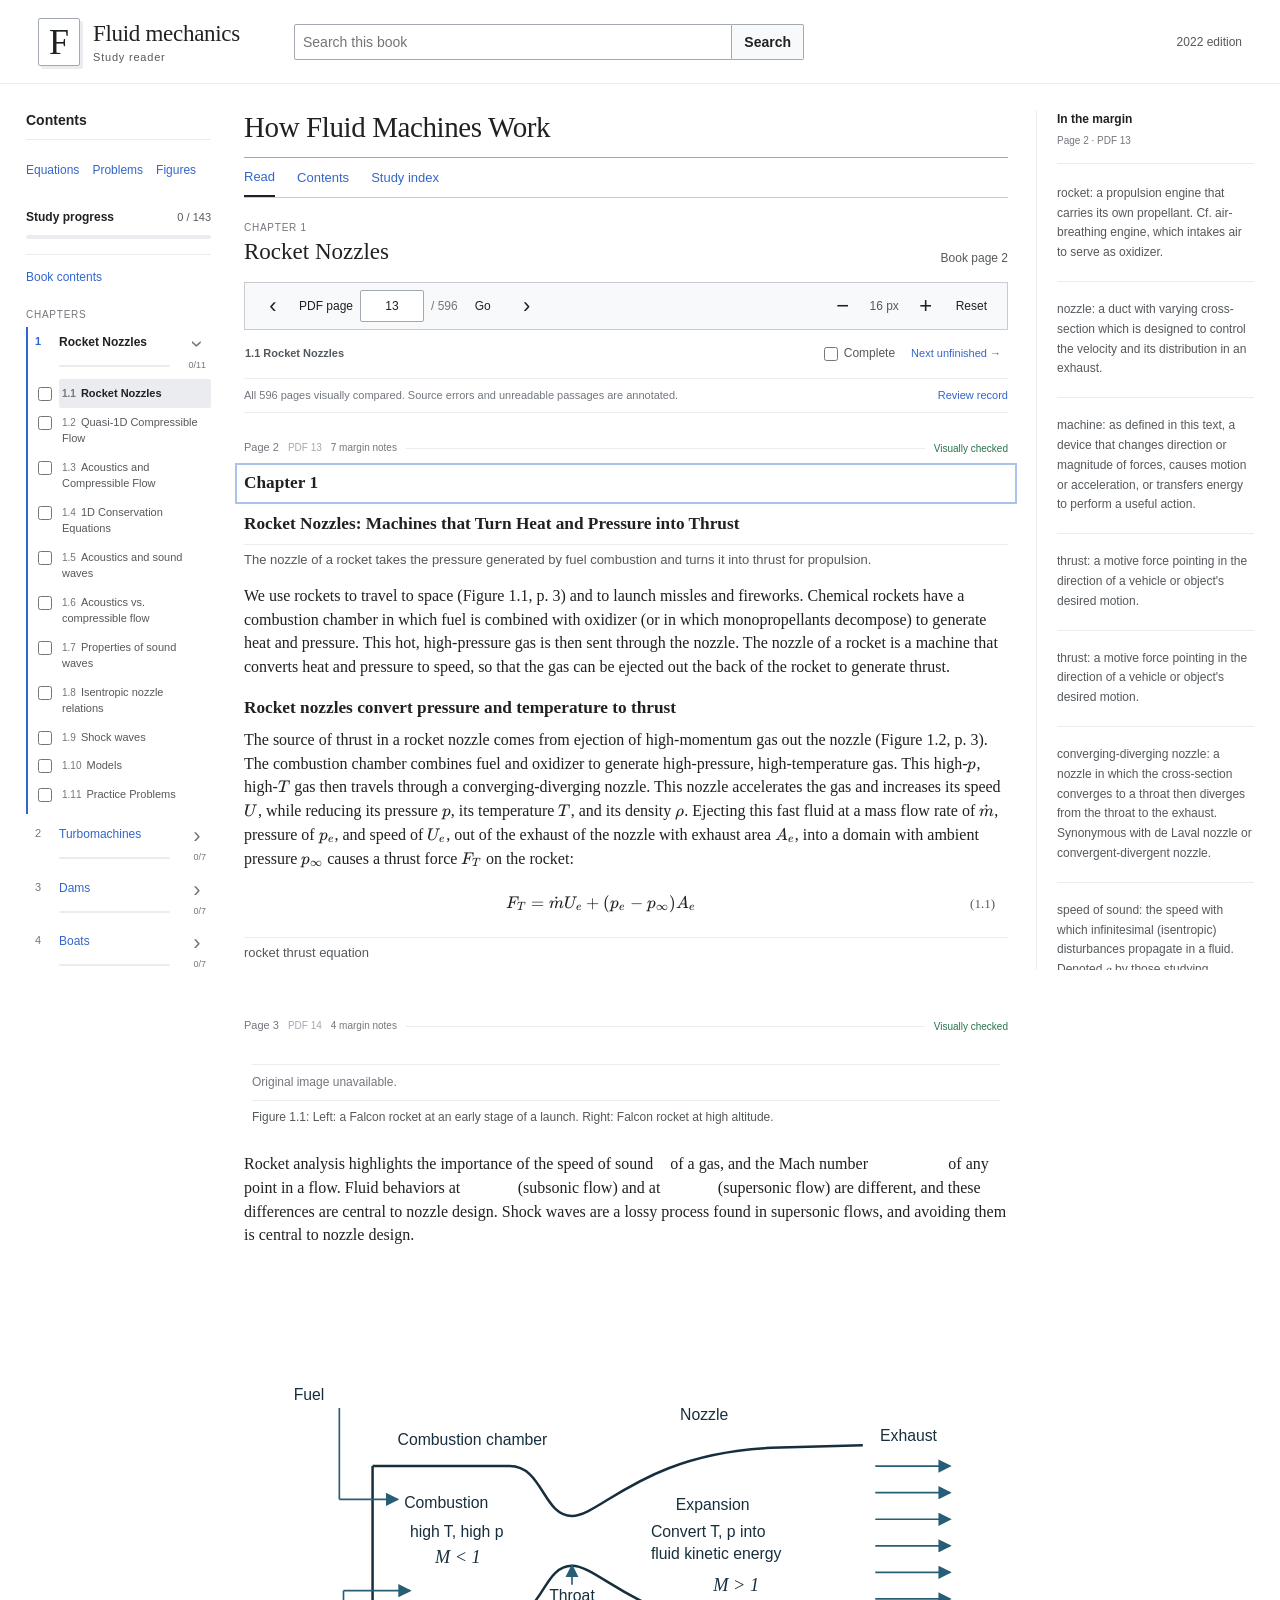
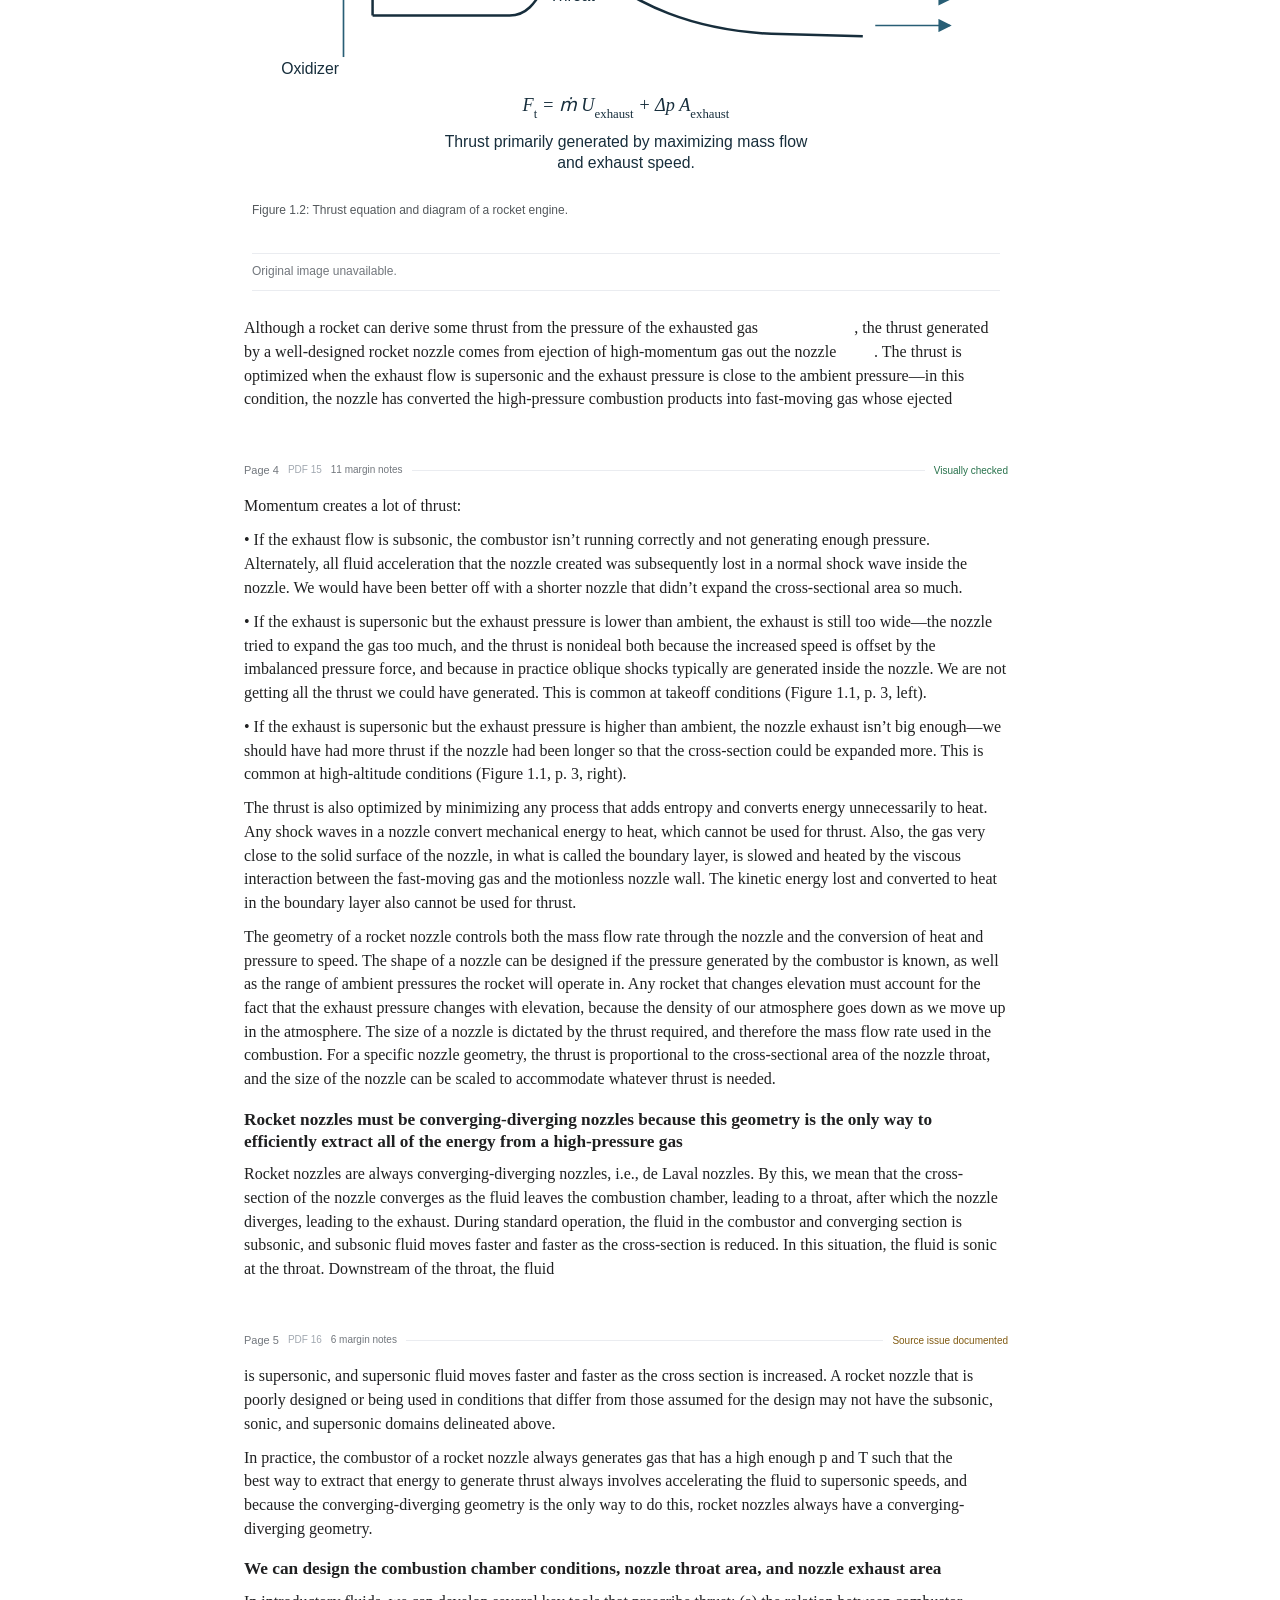
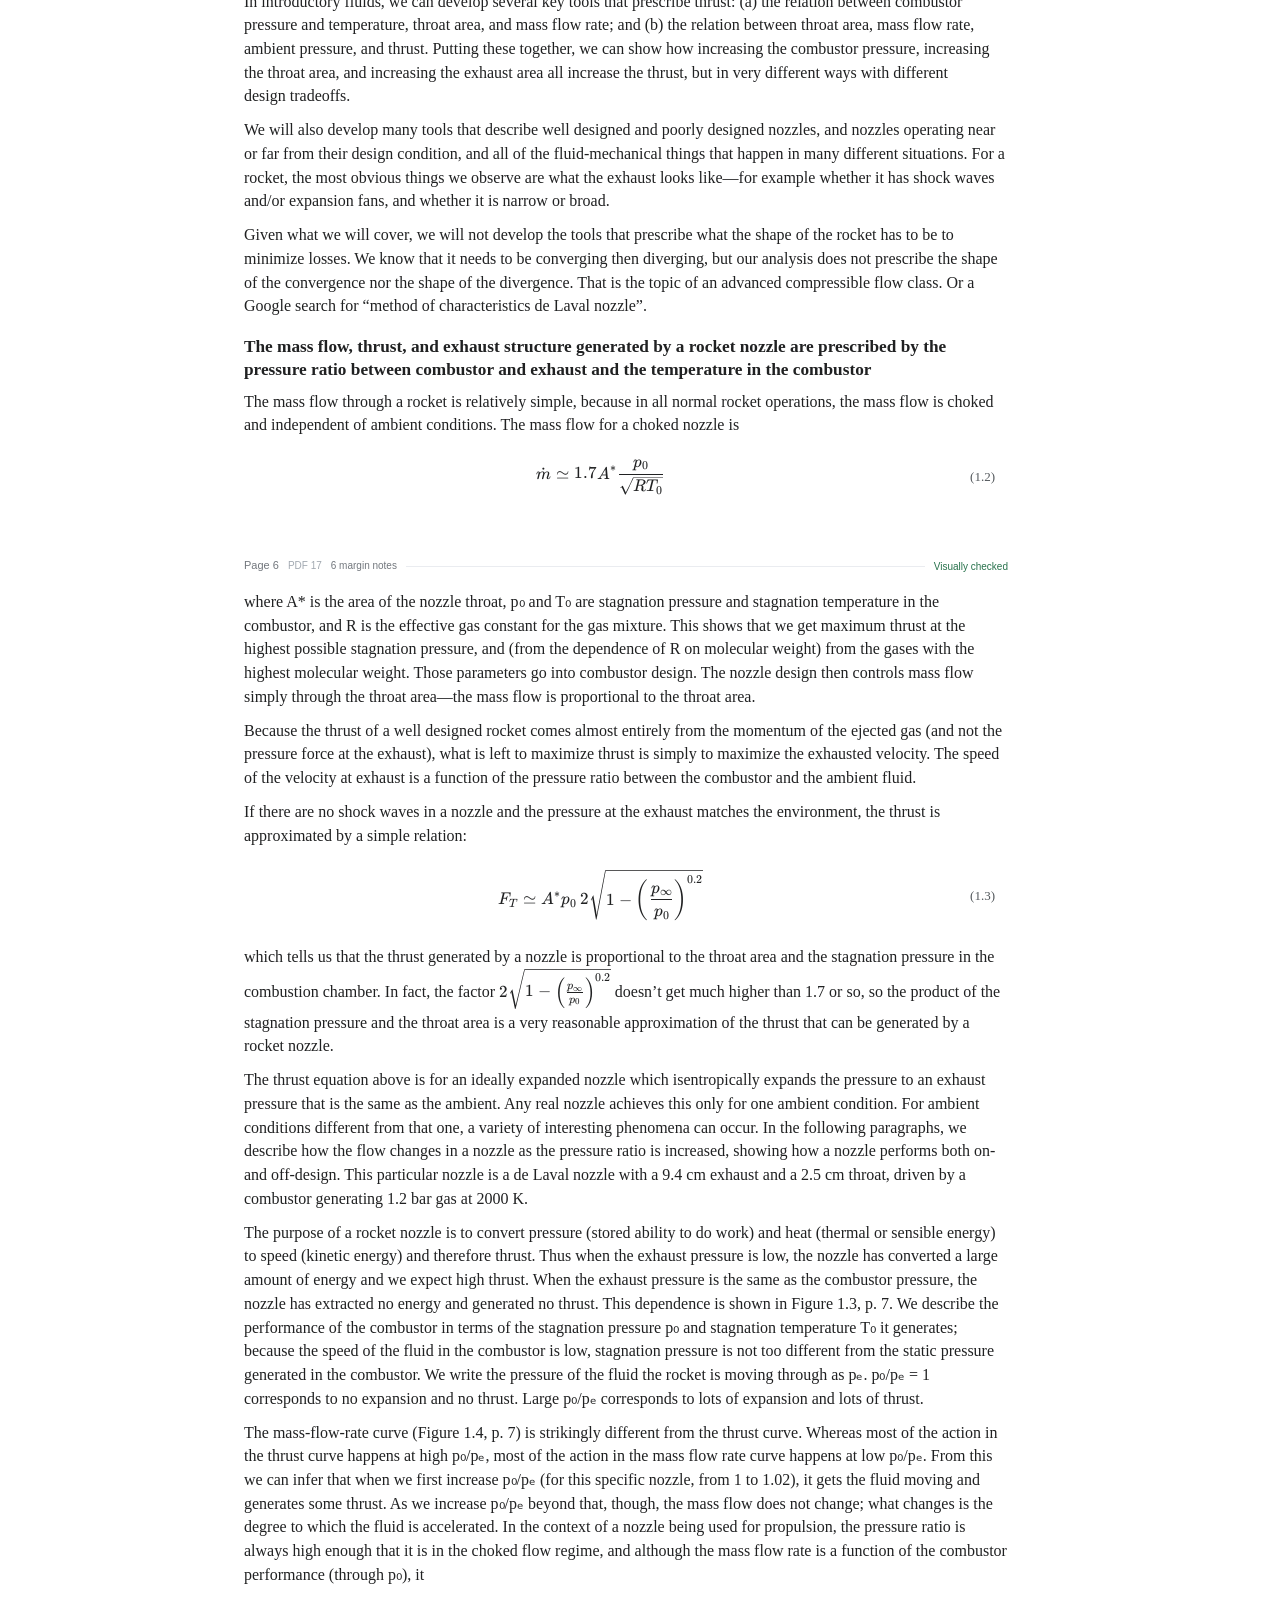
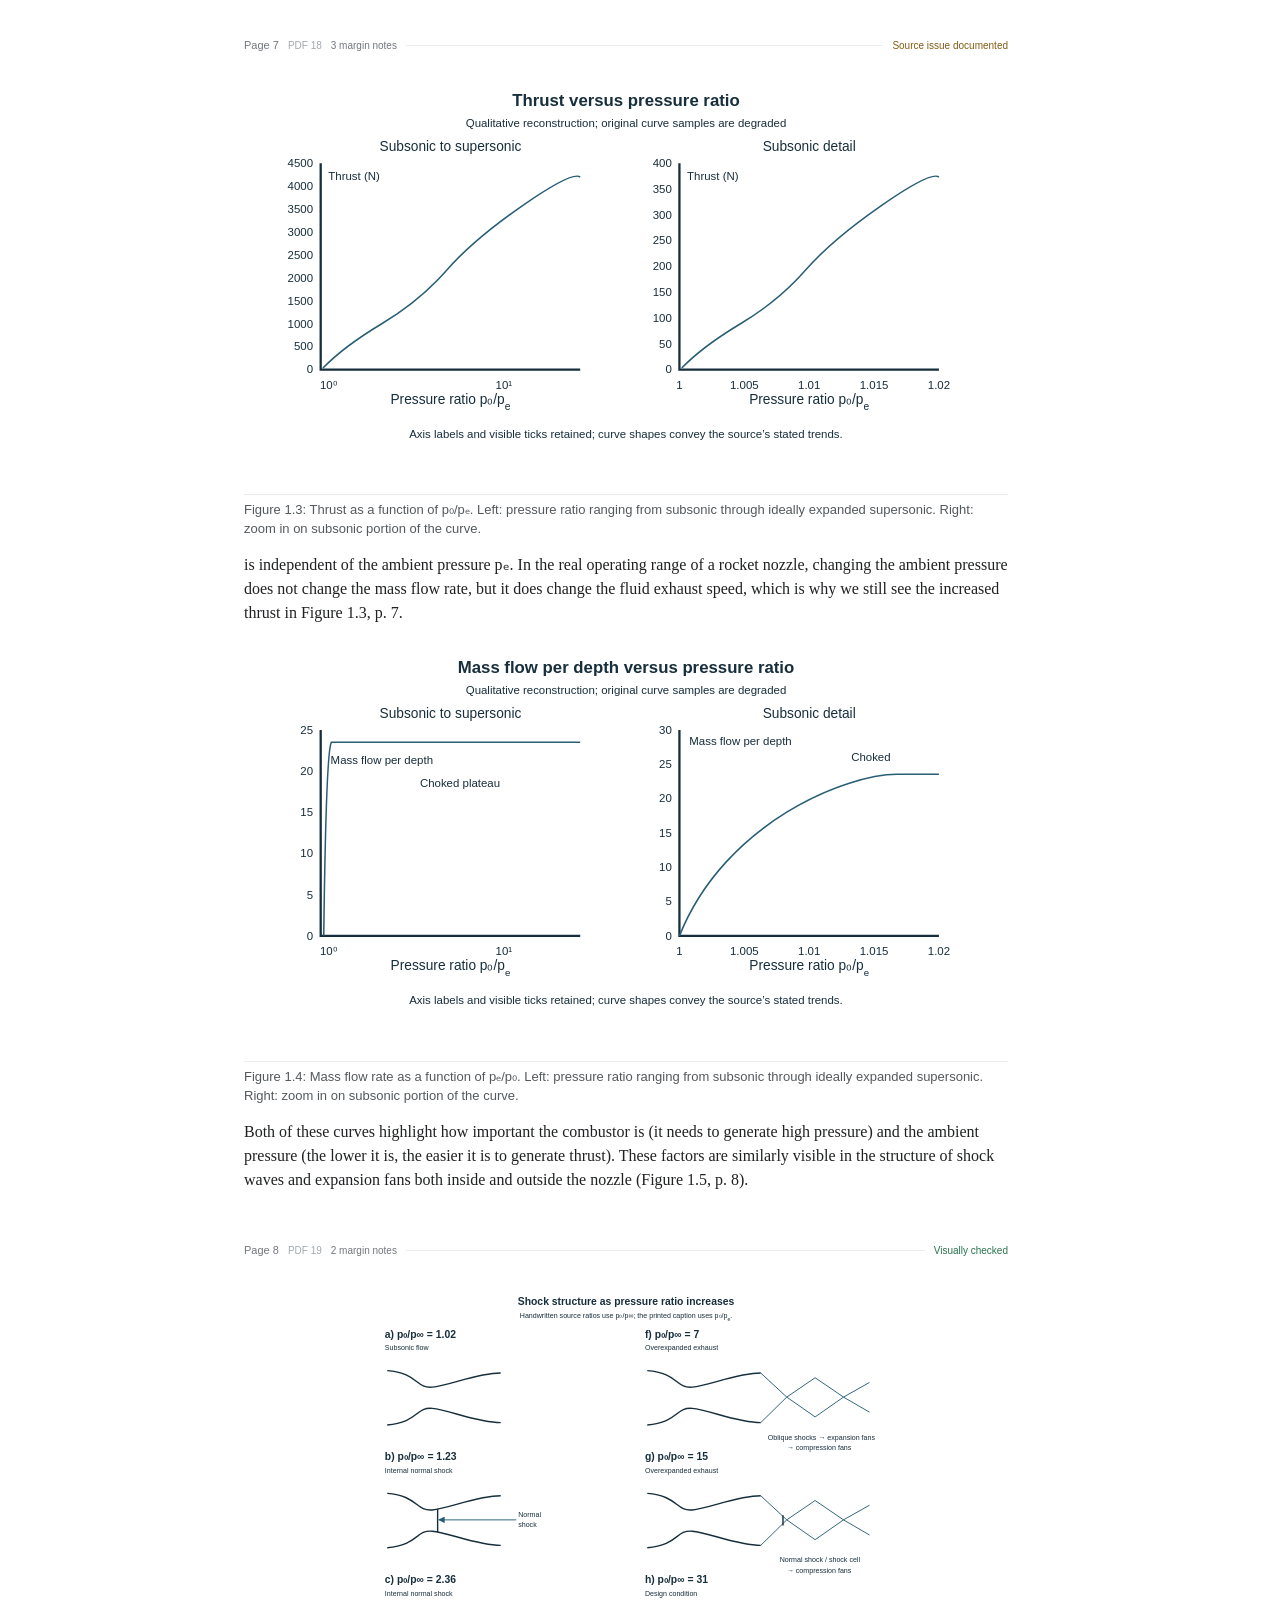
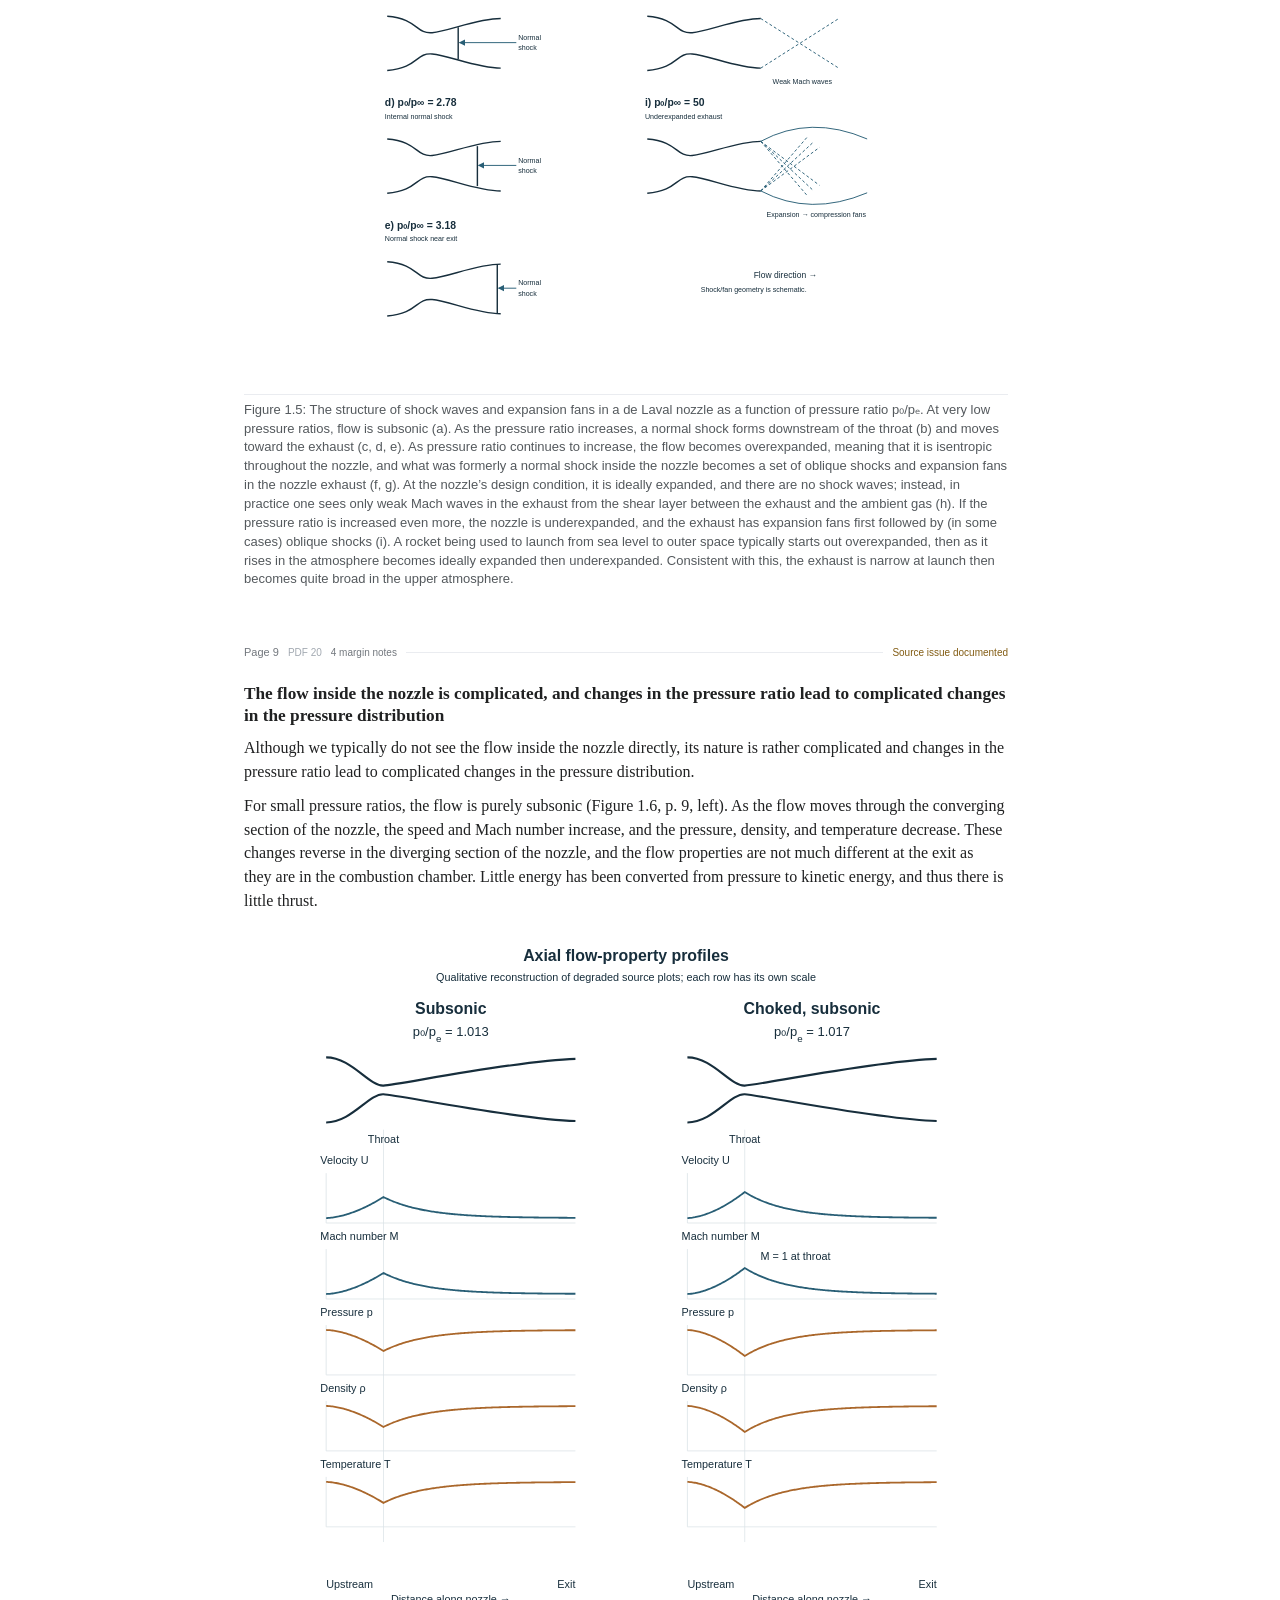
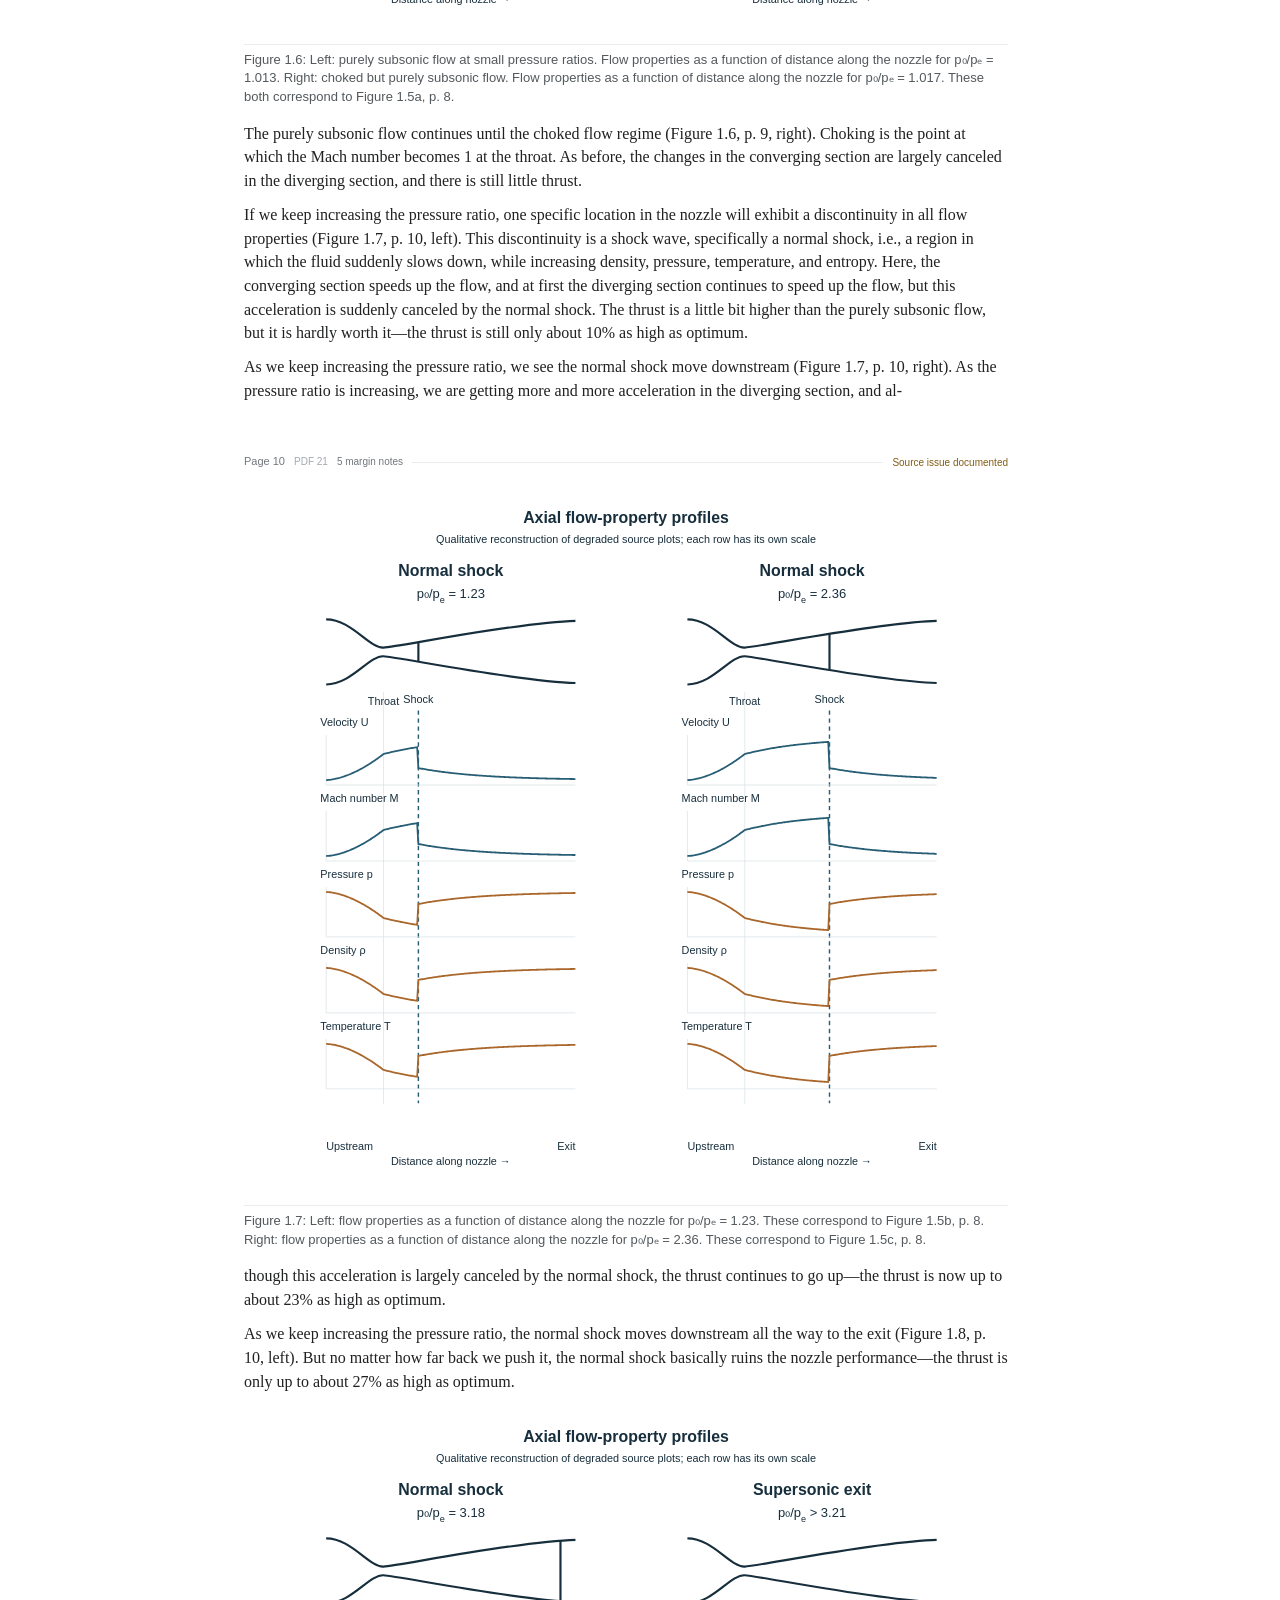
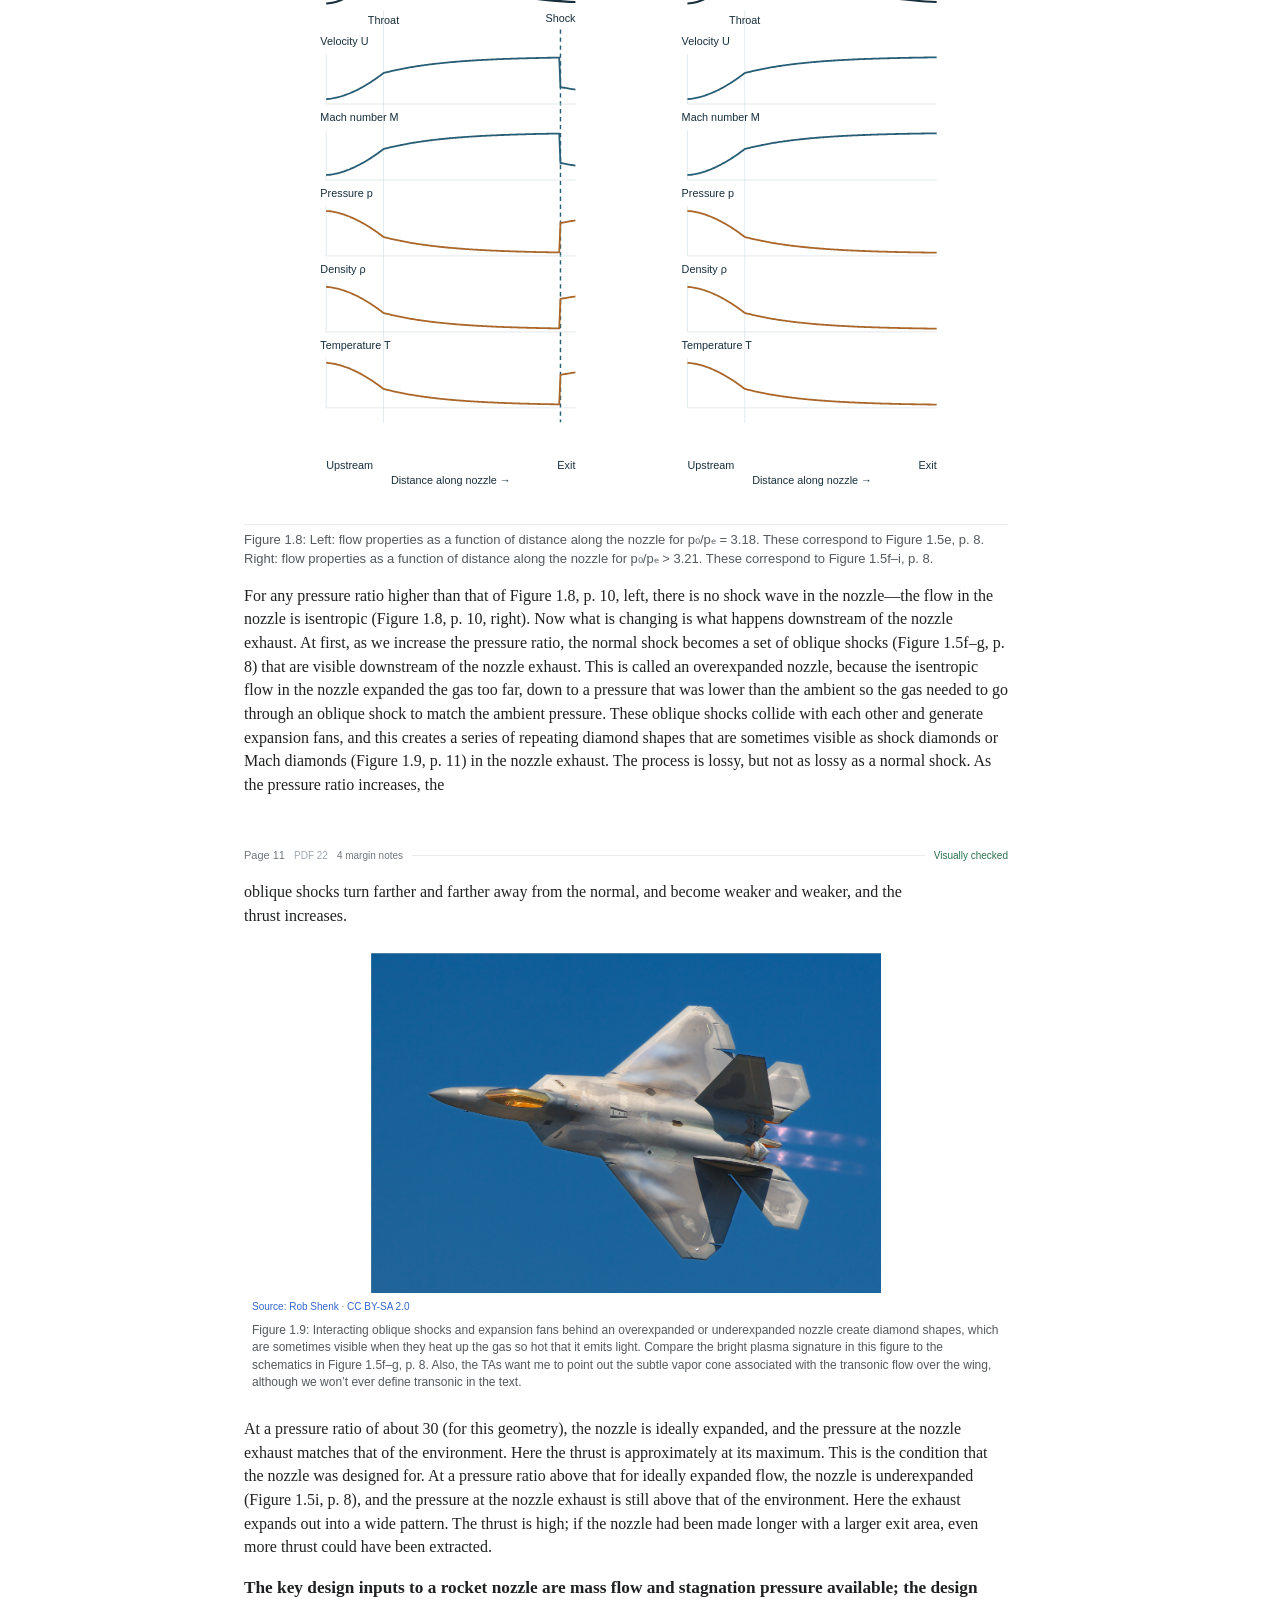
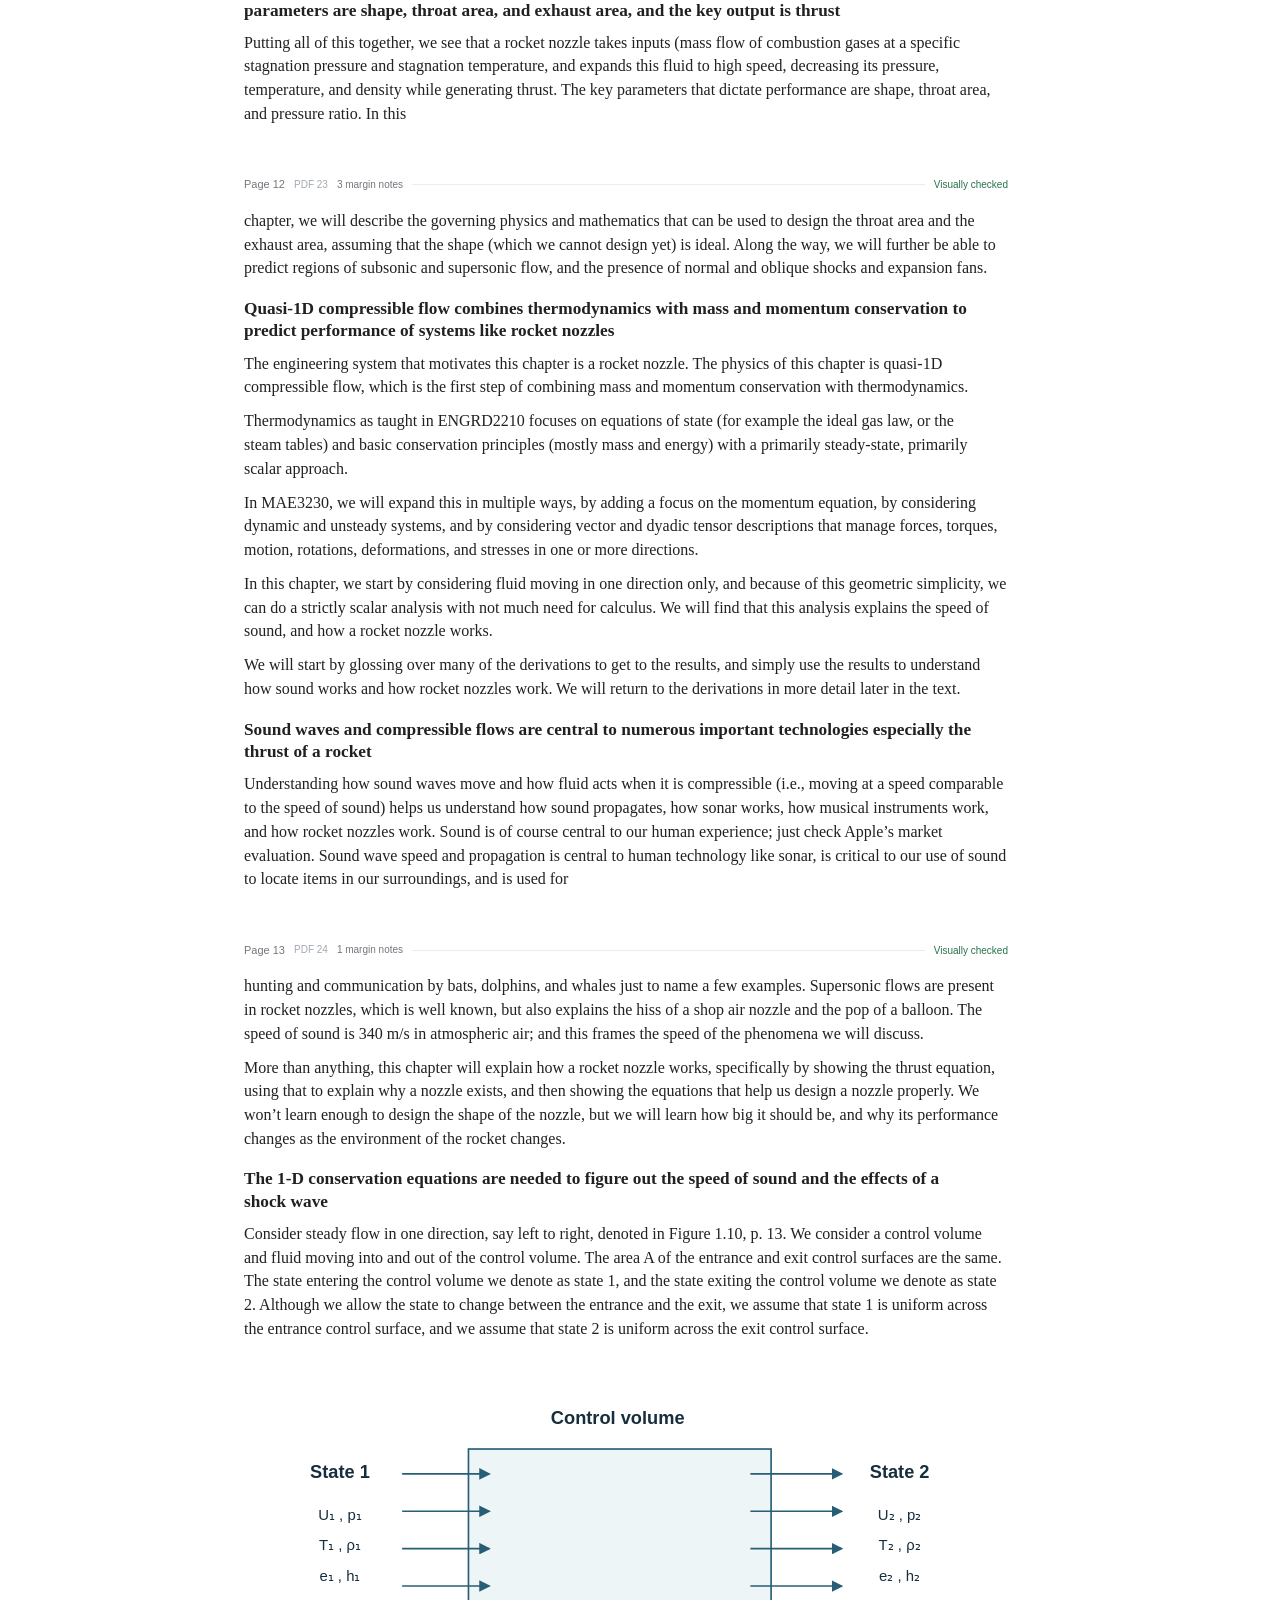
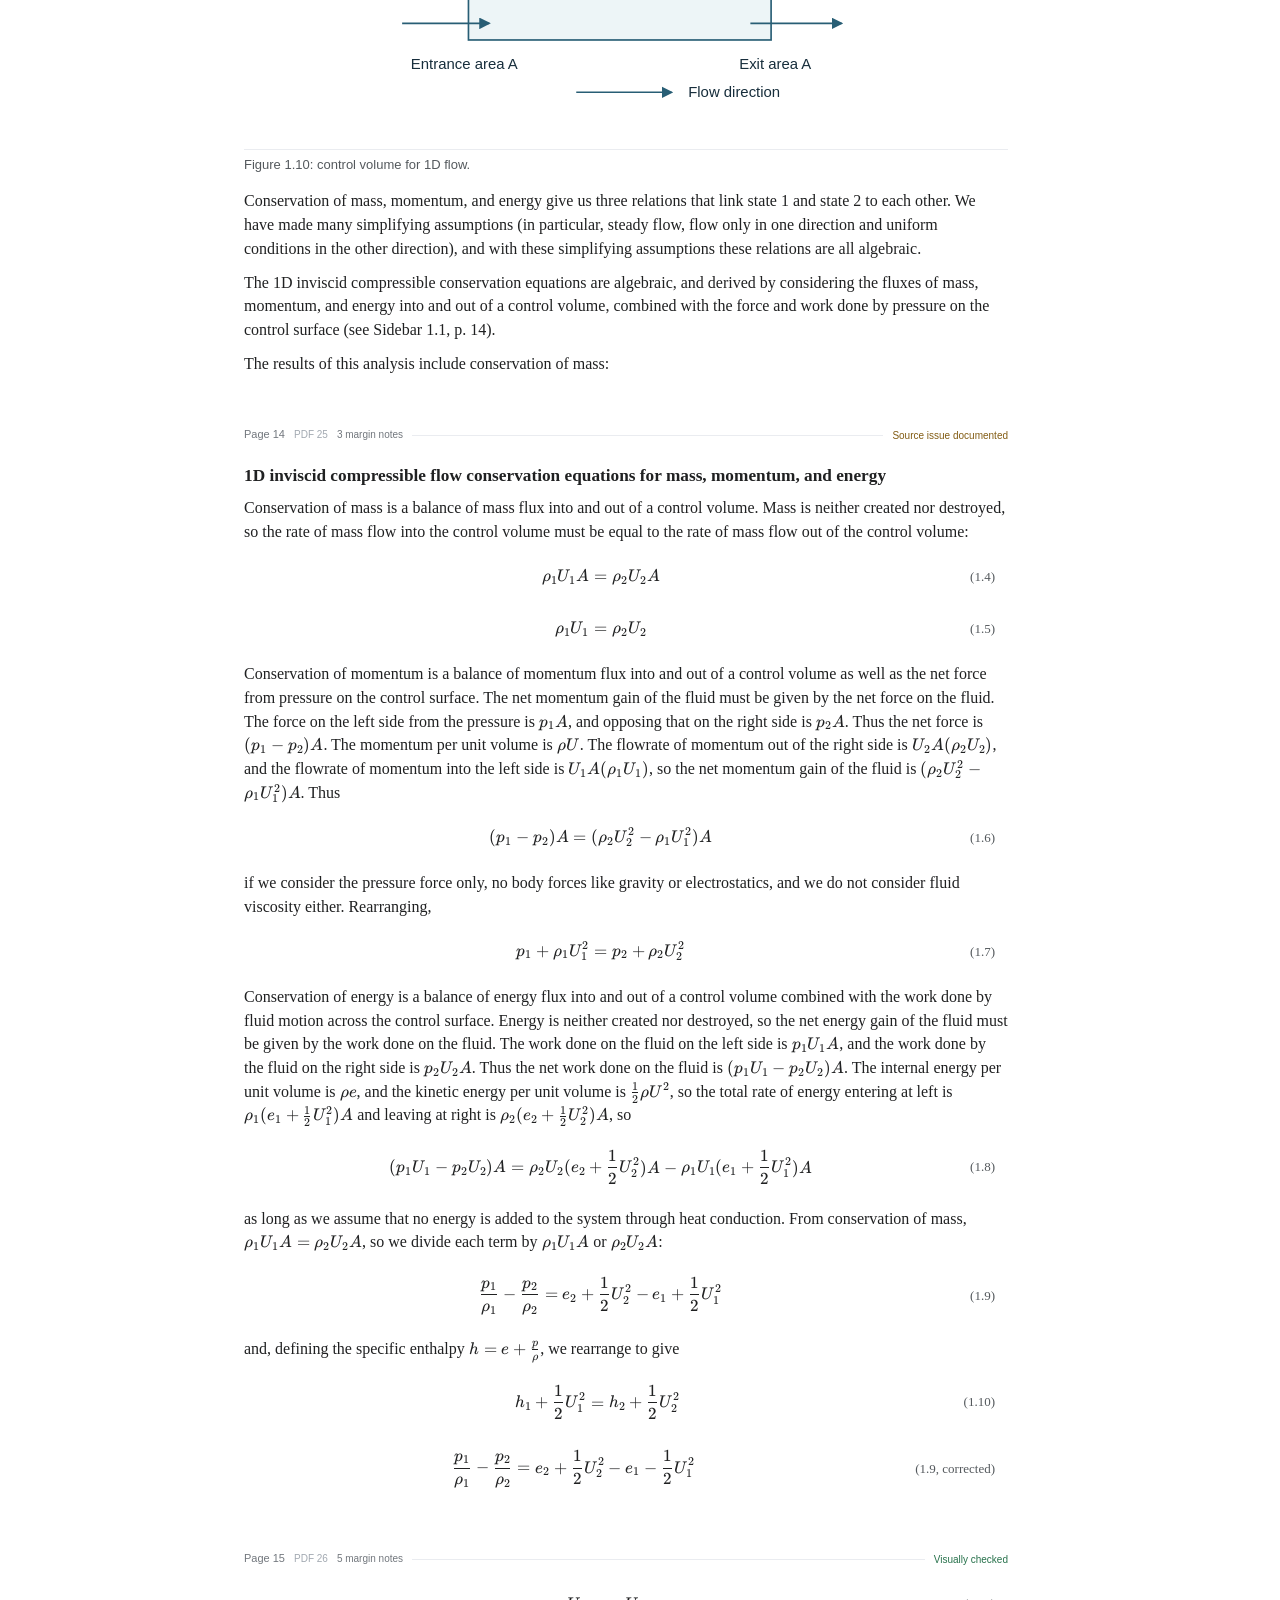
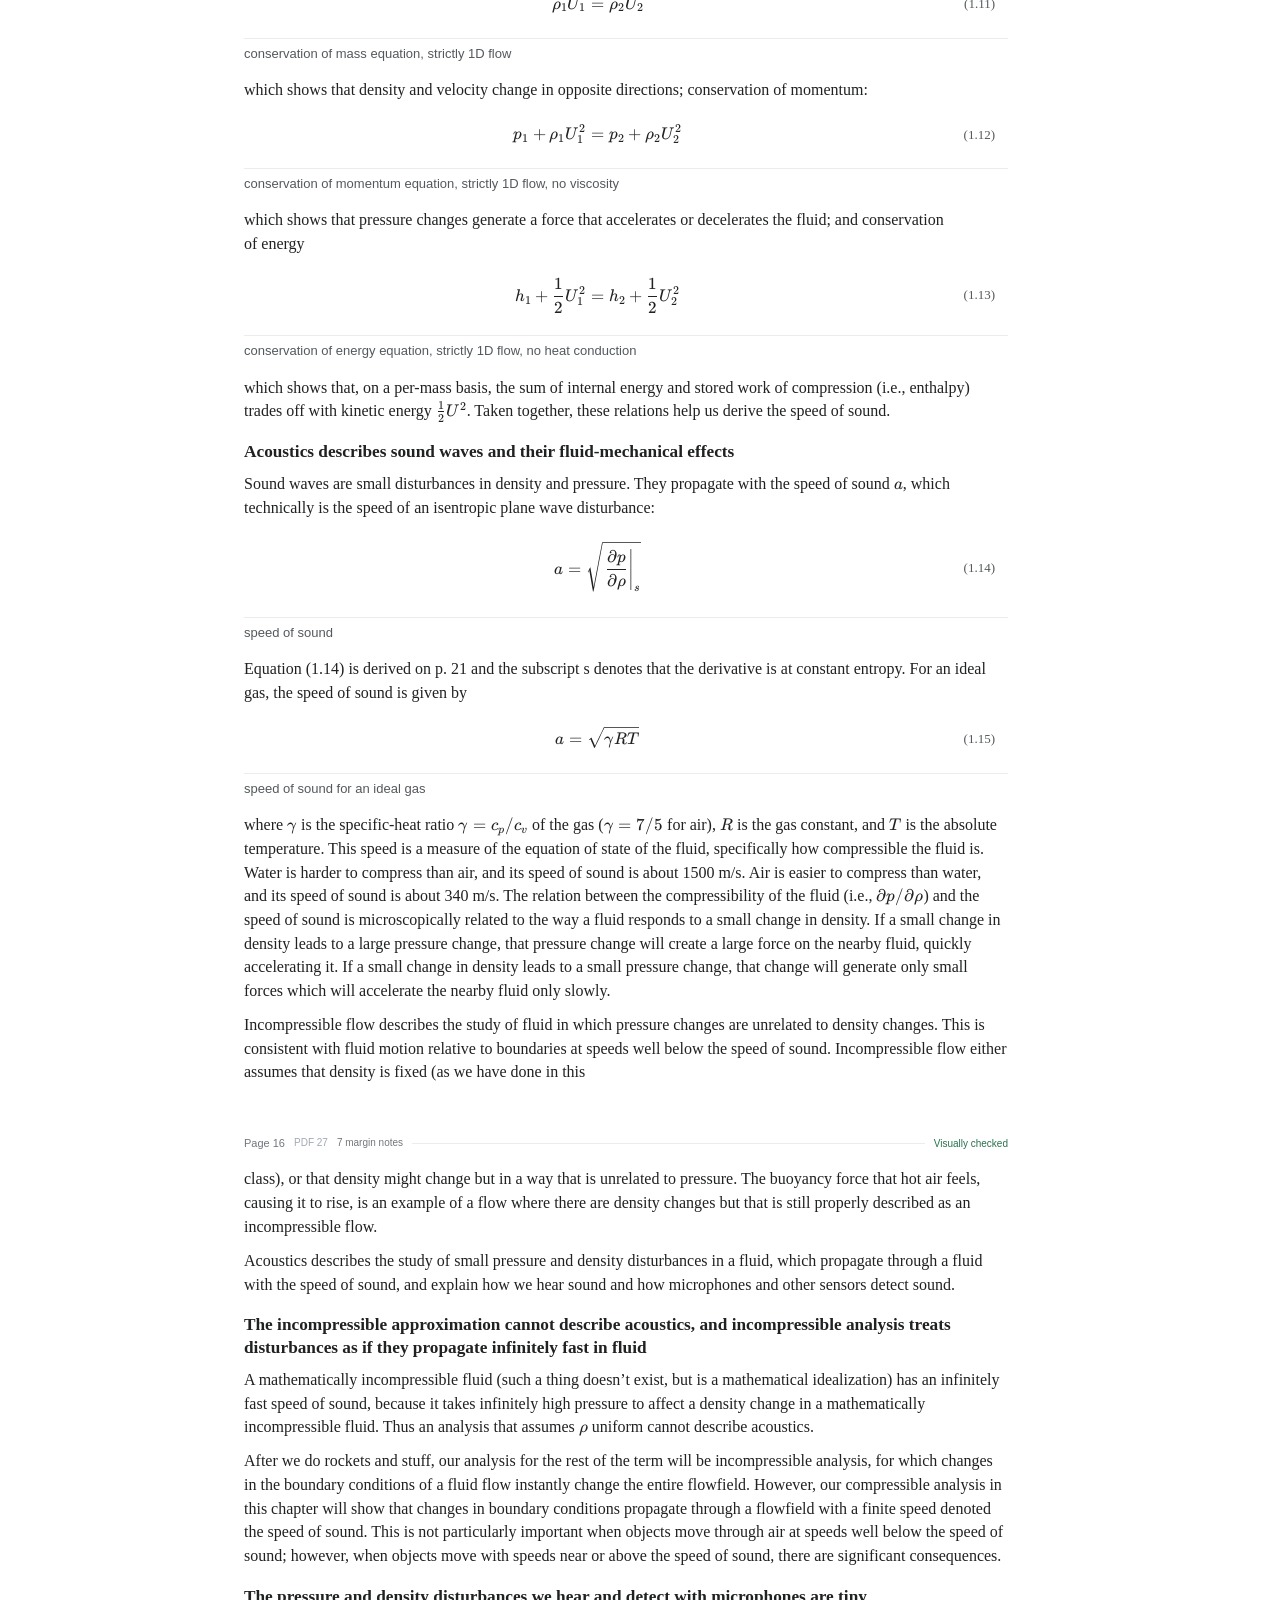
<file: index.html>
<!doctype html>
<html lang="en">
<head>
  <meta charset="utf-8">
  <meta name="viewport" content="width=device-width, initial-scale=1">
  <meta name="color-scheme" content="light">
  <title>How Fluid Machines Work — Study reader</title>
  <link rel="icon" href="data:image/svg+xml,%3Csvg xmlns='http://www.w3.org/2000/svg' viewBox='0 0 32 32'%3E%3Crect x='2' y='3' width='28' height='26' rx='2' fill='%23fff' stroke='%2336c' stroke-width='2'/%3E%3Cpath d='M16 5v22M6 10h6M6 15h6M20 10h6M20 15h6M6 20h6M20 20h6' stroke='%2336c' stroke-width='2'/%3E%3C/svg%3E">
  <link rel="stylesheet" href="style.css">
  <link rel="stylesheet" href="reading-navigation.css">
  <link rel="stylesheet" href="study-browser.css">
  <link rel="stylesheet" href="reader-layout.css">
  <link rel="stylesheet" href="vendor/katex/katex.min.css">
</head>
<body>
  <a class="skip" href="#reader">Skip to reader</a>
  <header class="masthead">
    <button id="contentsToggle" class="icon-button mobile-only" aria-label="Show contents" aria-expanded="false" aria-controls="sidebar">☰</button>
    <a class="brand" href="#page=13" aria-label="Fluid mechanics reader home"><span class="brand-mark" aria-hidden="true">F</span><span><strong>Fluid mechanics</strong><small>Study reader</small></span></a>
    <form class="search-form" id="searchForm" role="search"><label class="sr-only" for="searchInput">Search this book</label><input id="searchInput" type="search" placeholder="Search this book" autocomplete="off"><button type="submit">Search</button></form>
    <span class="privacy">2022 edition</span>
  </header>
  <div class="layout">
    <aside class="sidebar" id="sidebar" aria-label="Book contents">
      <div class="contents-heading"><h2>Contents</h2><button id="closeContents" class="mobile-only icon-button" aria-label="Close contents">×</button></div>
      <nav class="study-shortcuts" aria-label="Study tools"><a href="#browse=equations">Equations</a><a href="#browse=problems">Problems</a><a href="#browse=figures">Figures</a></nav>
      <div id="readingProgress"></div>
      <nav id="chapterNav"></nav>
      <div class="sidebar-bottom">© Brian J. Kirby<br>2022 edition · 596 PDF pages</div>
    </aside>
    <button class="sidebar-shade" id="sidebarShade" aria-label="Close contents" hidden></button>
    <main id="reader" tabindex="-1">
      <div class="article-heading"><h1>How Fluid Machines Work</h1><span>Brian J. Kirby · 2022 edition</span></div>
      <div class="article-tabs"><a id="textTab" class="active-tab" href="#page=13">Read</a><a id="contentsTab" href="#contents">Contents</a><a id="studyTab" href="#browse=equations">Study index</a></div>
      <div class="section-heading"><div><span id="sectionLabel" class="section-label">Chapter 1</span><h2 id="sectionTitle">Rocket Nozzles</h2></div><span id="printedPage" class="printed-page"></span></div>
      <div class="toolbar" aria-label="Reader controls">
        <div class="page-navigation"><button id="previous" class="icon-button" aria-label="Previous chapter" title="Previous chapter">‹</button><form id="pageForm"><label for="pageInput">PDF page</label><input id="pageInput" type="number" min="1" max="596" value="13" inputmode="numeric"><span>/ 596</span><button type="submit" class="quiet-button">Go</button></form><button id="next" class="icon-button" aria-label="Next chapter" title="Next chapter">›</button></div>
        <div class="zoom-controls"><button id="marginToggle" class="quiet-button margin-toggle" aria-expanded="false" aria-controls="marginSidebar">Margin notes</button><button id="zoomOut" class="icon-button" aria-label="Smaller text">−</button><output id="zoomLabel" aria-label="Text size">16 px</output><button id="zoomIn" class="icon-button" aria-label="Larger text">+</button><button id="fitWidth" class="quiet-button">Reset</button></div>
      </div>
      <div id="sectionProgress"></div>
      <p class="transcription-note"><span id="reviewProgress">Page-by-page review in progress.</span> <a href="review.html" id="reviewLink">Review record</a></p>
      <article id="chapterText" class="chapter-text" tabindex="-1" aria-label="Book transcription"><p class="text-loading" role="status">Opening text…</p></article>
      <div id="studyView" hidden></div>
      <footer class="reader-footer"><span id="pageStatus" aria-live="polite"></span><a href="How-Fluid-Machines-Work-OCR.txt" download>Download plain text</a><a href="#reader" id="backToTop">Back to top</a></footer>
    </main>
    <aside id="marginSidebar" class="margin-sidebar" aria-label="Page margin notes">
      <div class="margin-heading"><div><h2>In the margin</h2><span id="marginPage"></span></div><button id="closeMargins" class="icon-button" aria-label="Close margin notes">×</button></div>
      <div id="marginContent"></div>
    </aside>
    <button id="marginShade" class="sidebar-shade margin-shade" aria-label="Close margin notes" hidden></button>
  </div>
  <dialog id="searchDialog" aria-labelledby="searchTitle"><div class="dialog-heading"><h2 id="searchTitle">Search results</h2><button id="closeSearch" class="icon-button" aria-label="Close search results">×</button></div><p id="searchStatus" aria-live="polite"></p><div id="searchResults"></div><button id="moreResults" class="more-results" hidden>Show more results</button></dialog>
  <noscript>This reader needs JavaScript. <a href="How-Fluid-Machines-Work-OCR.txt">Open the plain text.</a></noscript>
  <script type="module" src="app.js"></script>
</body>
</html>
</file>
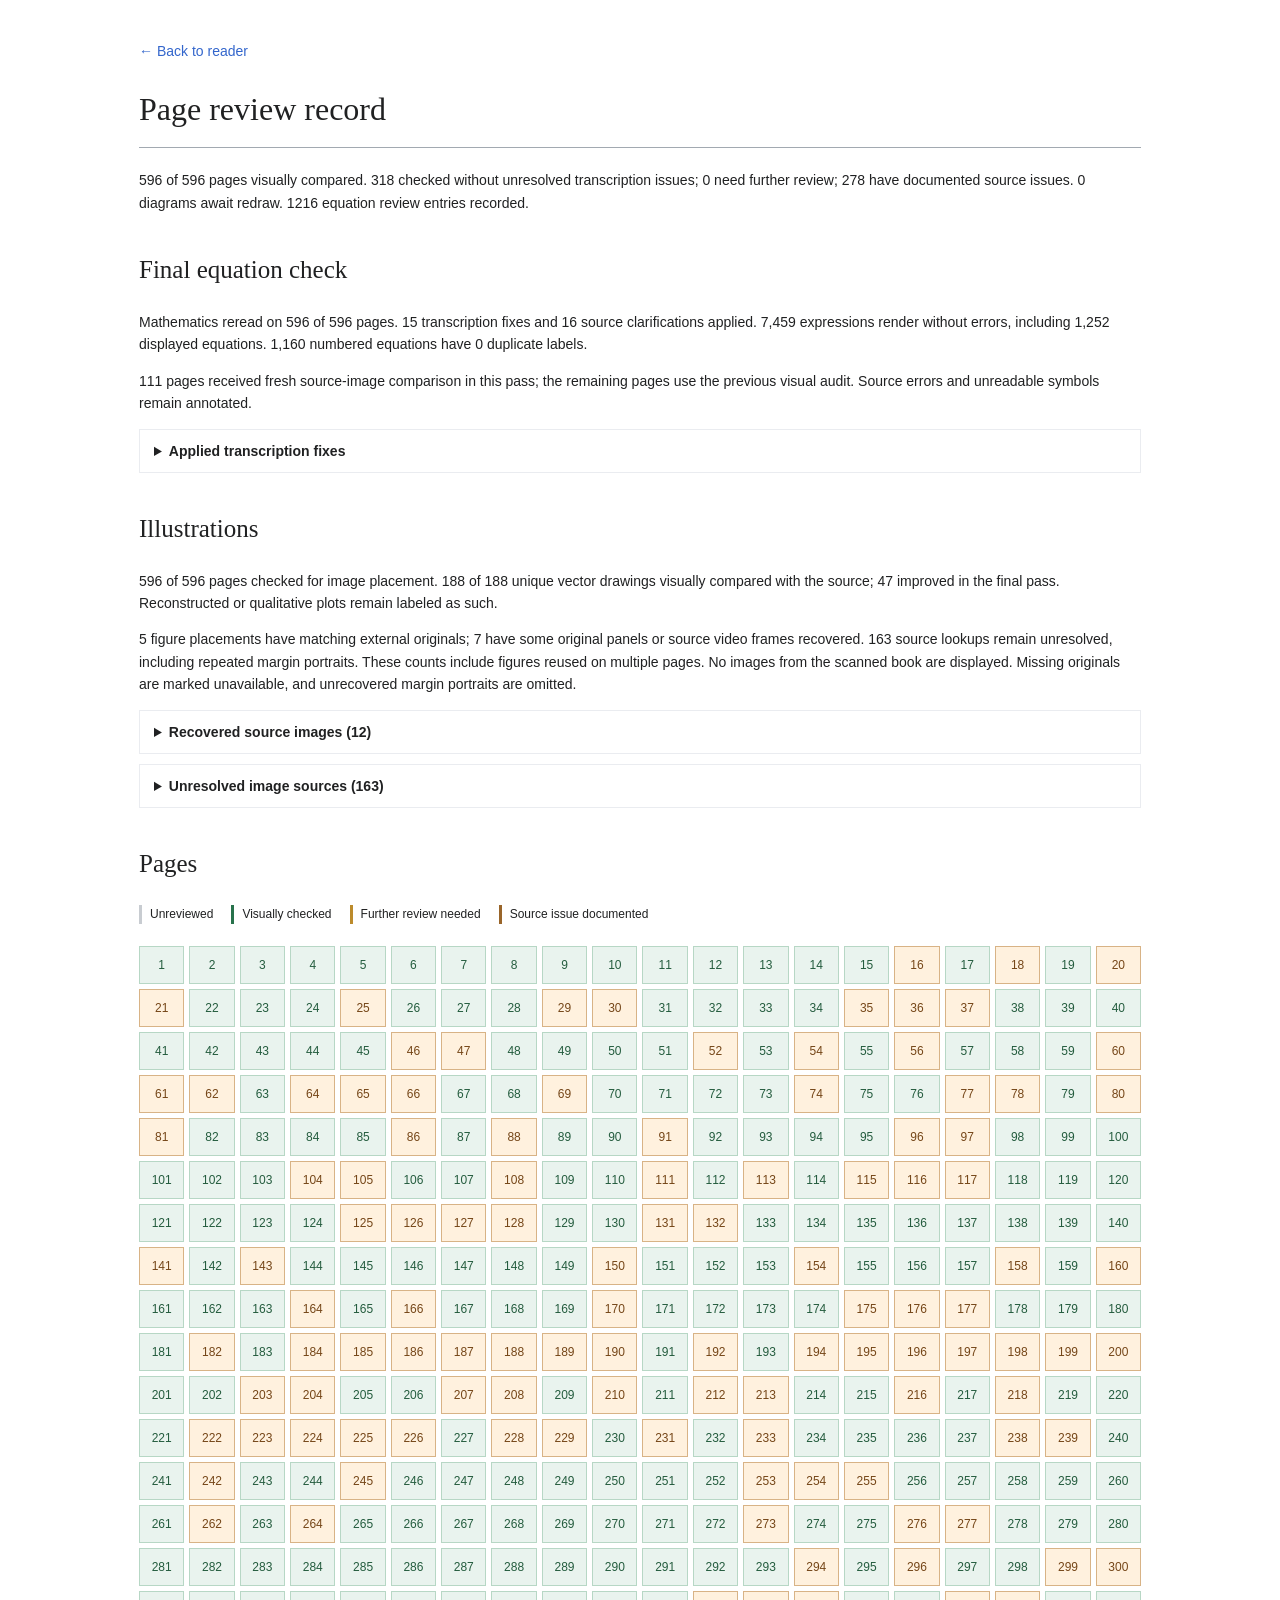
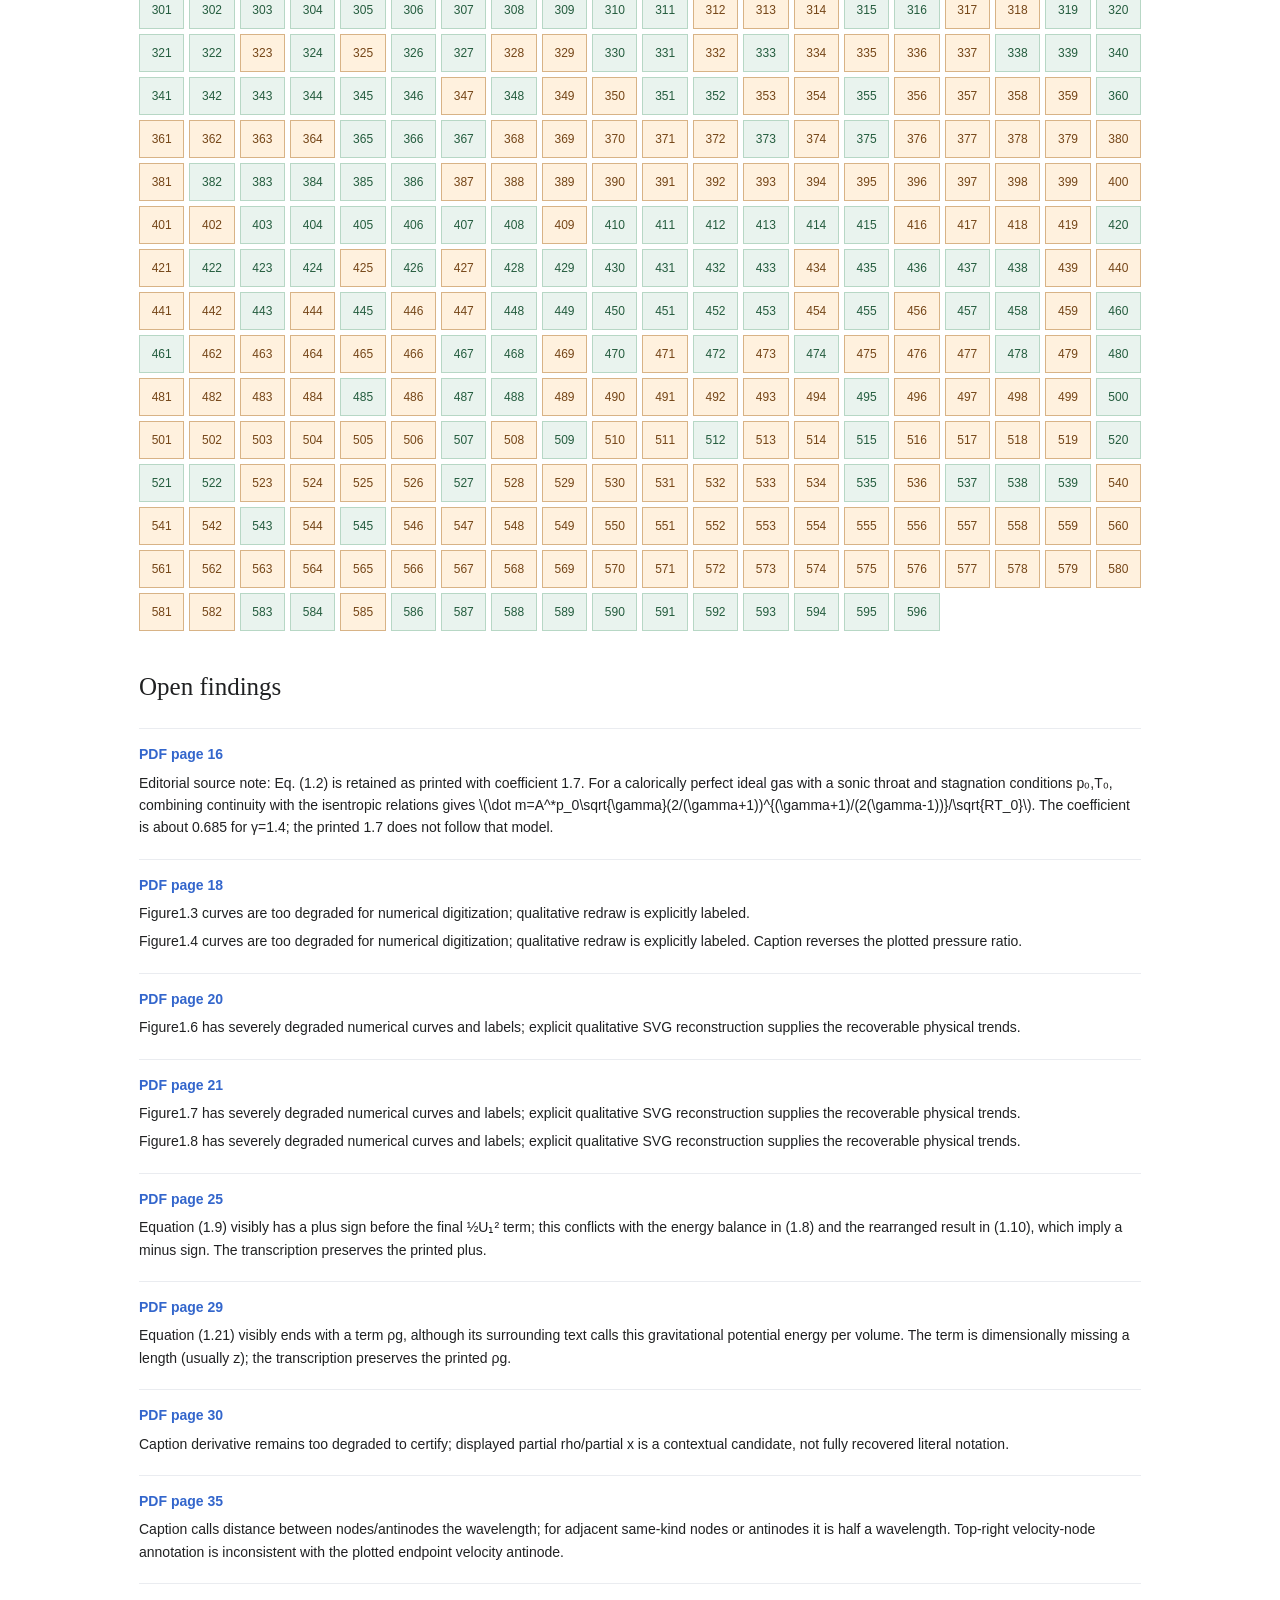
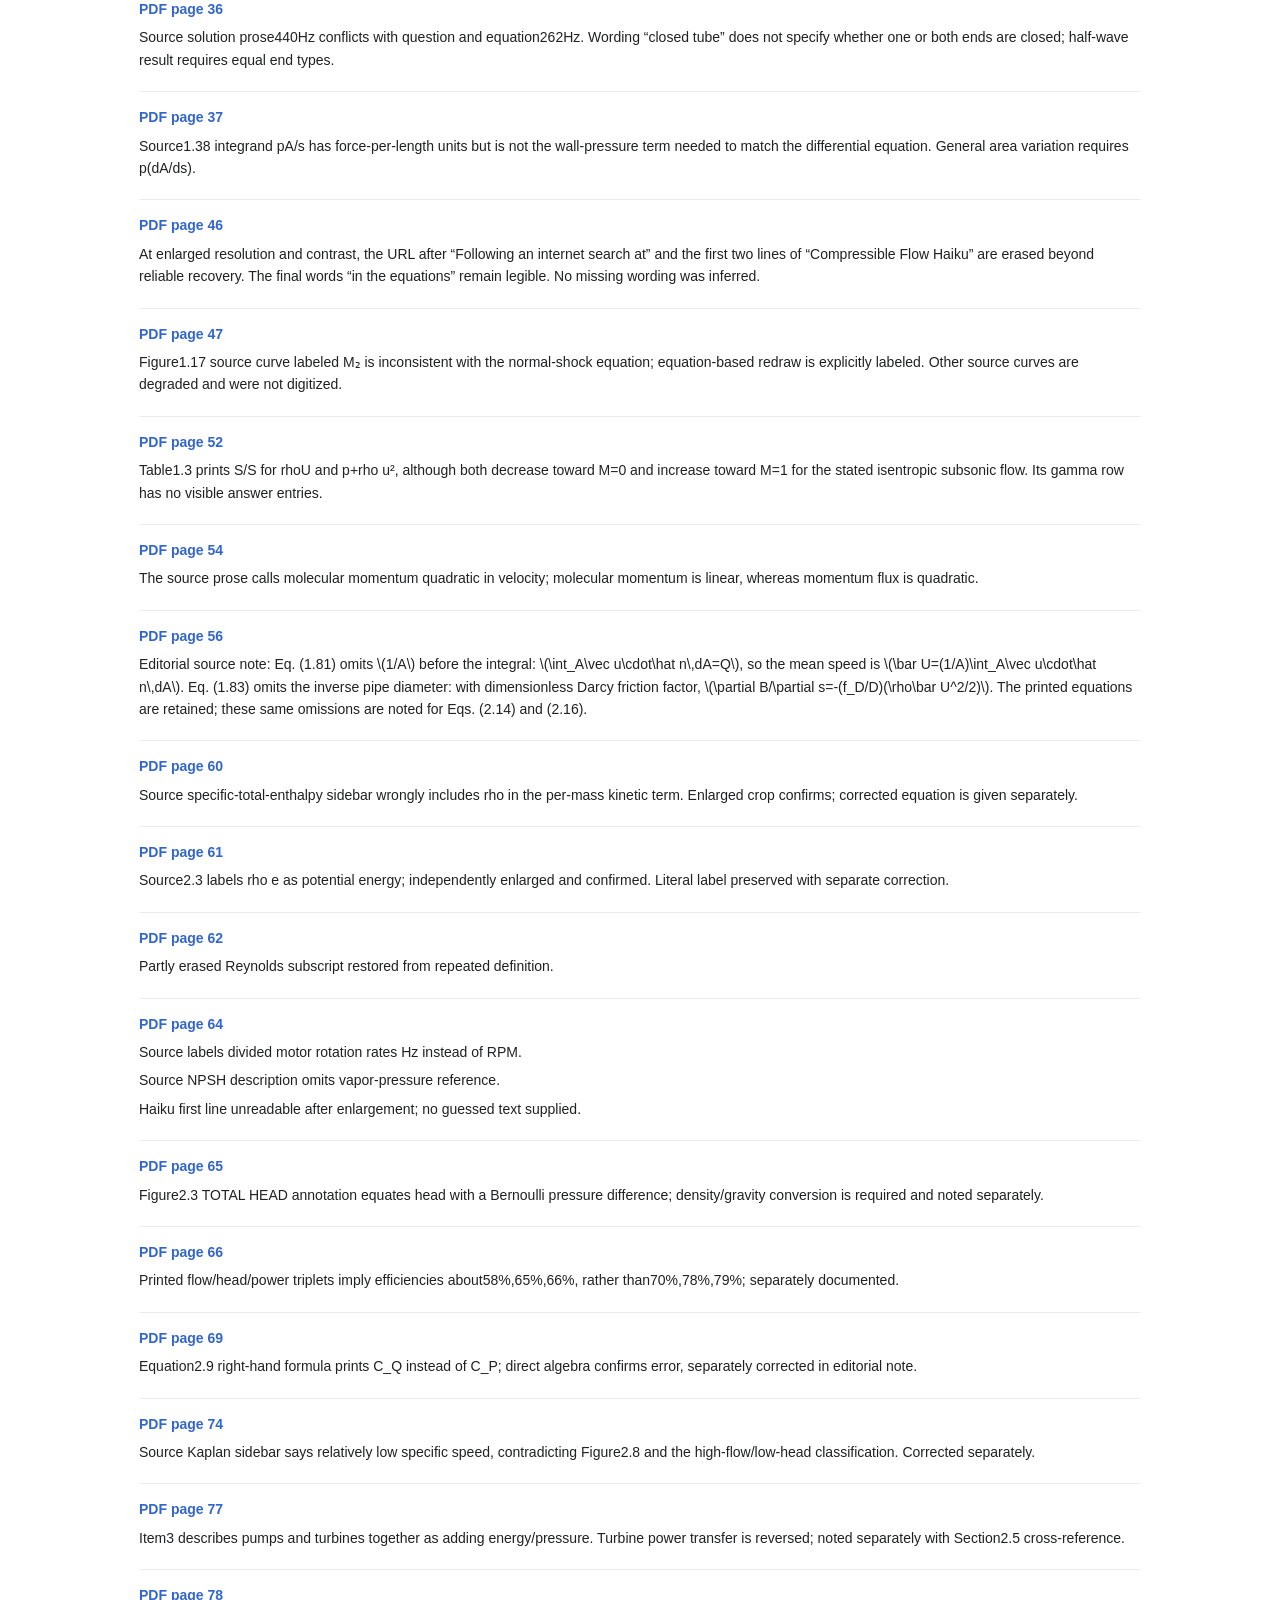
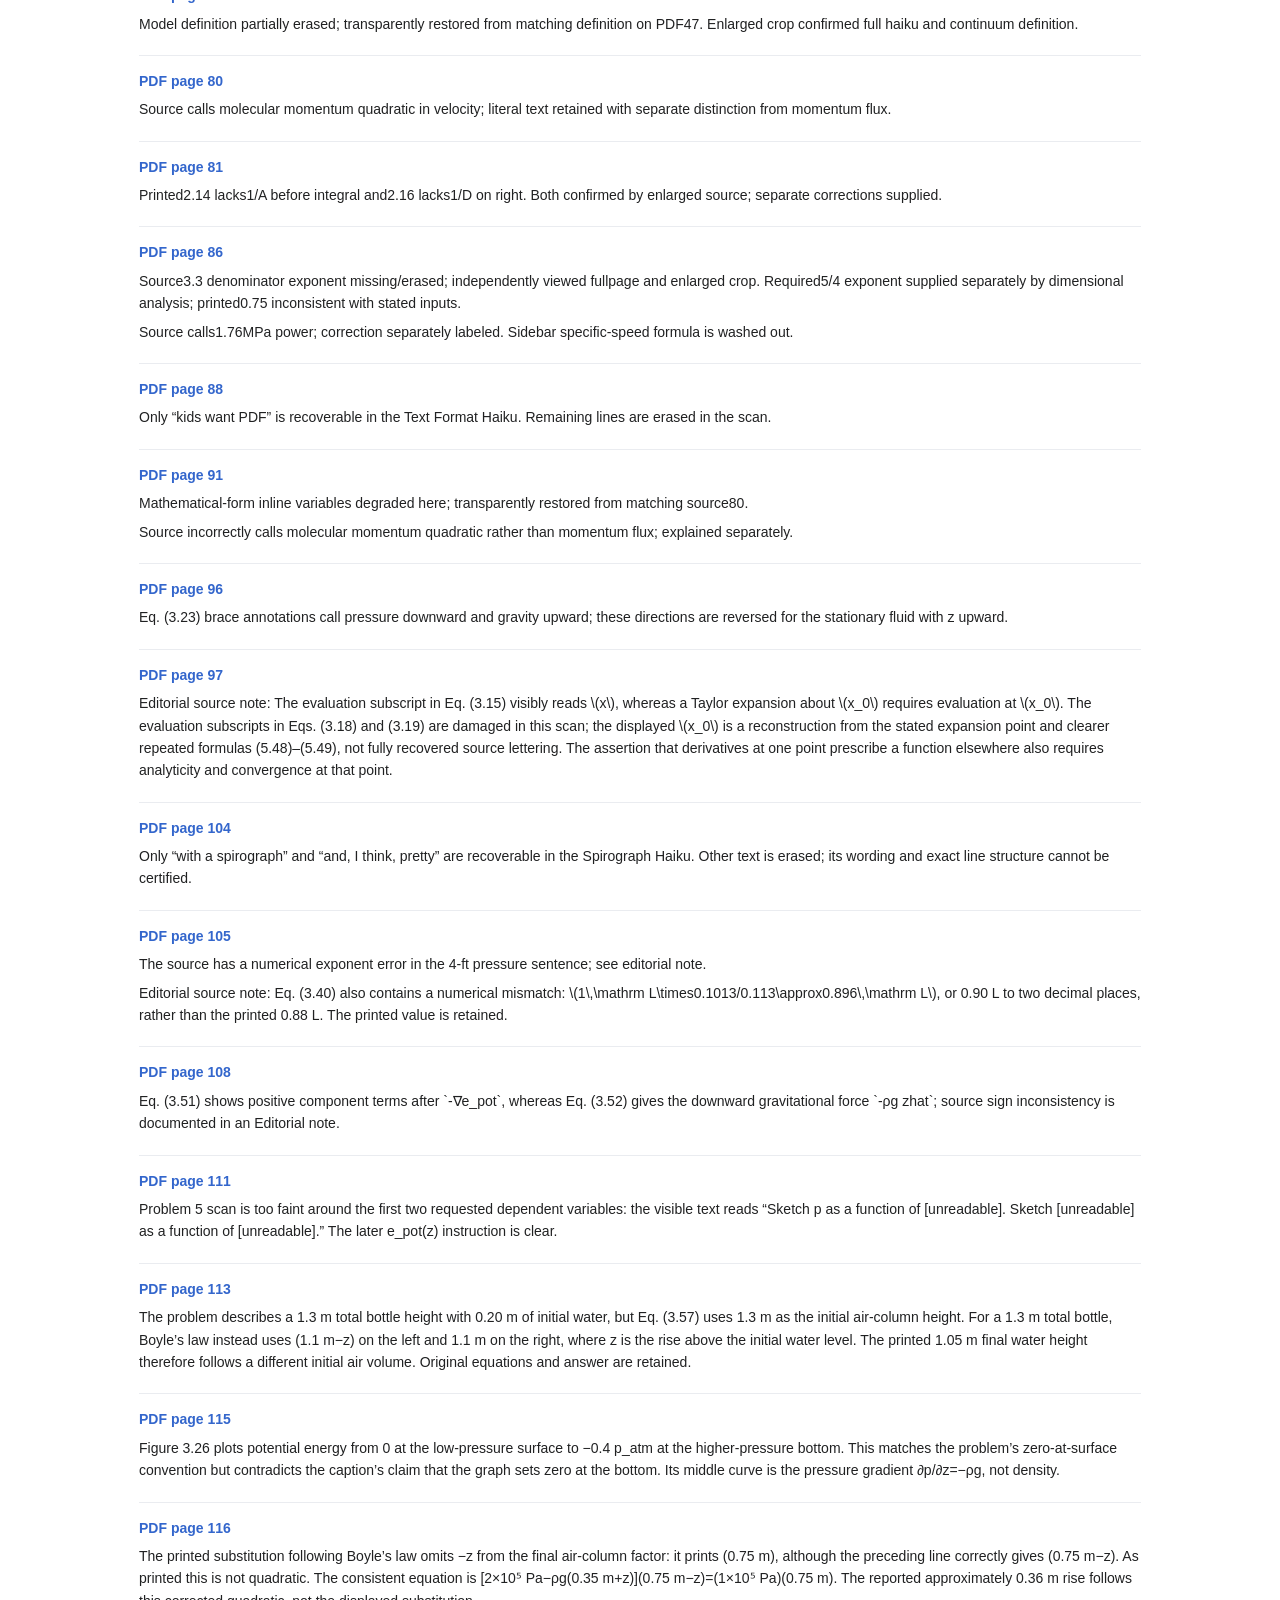
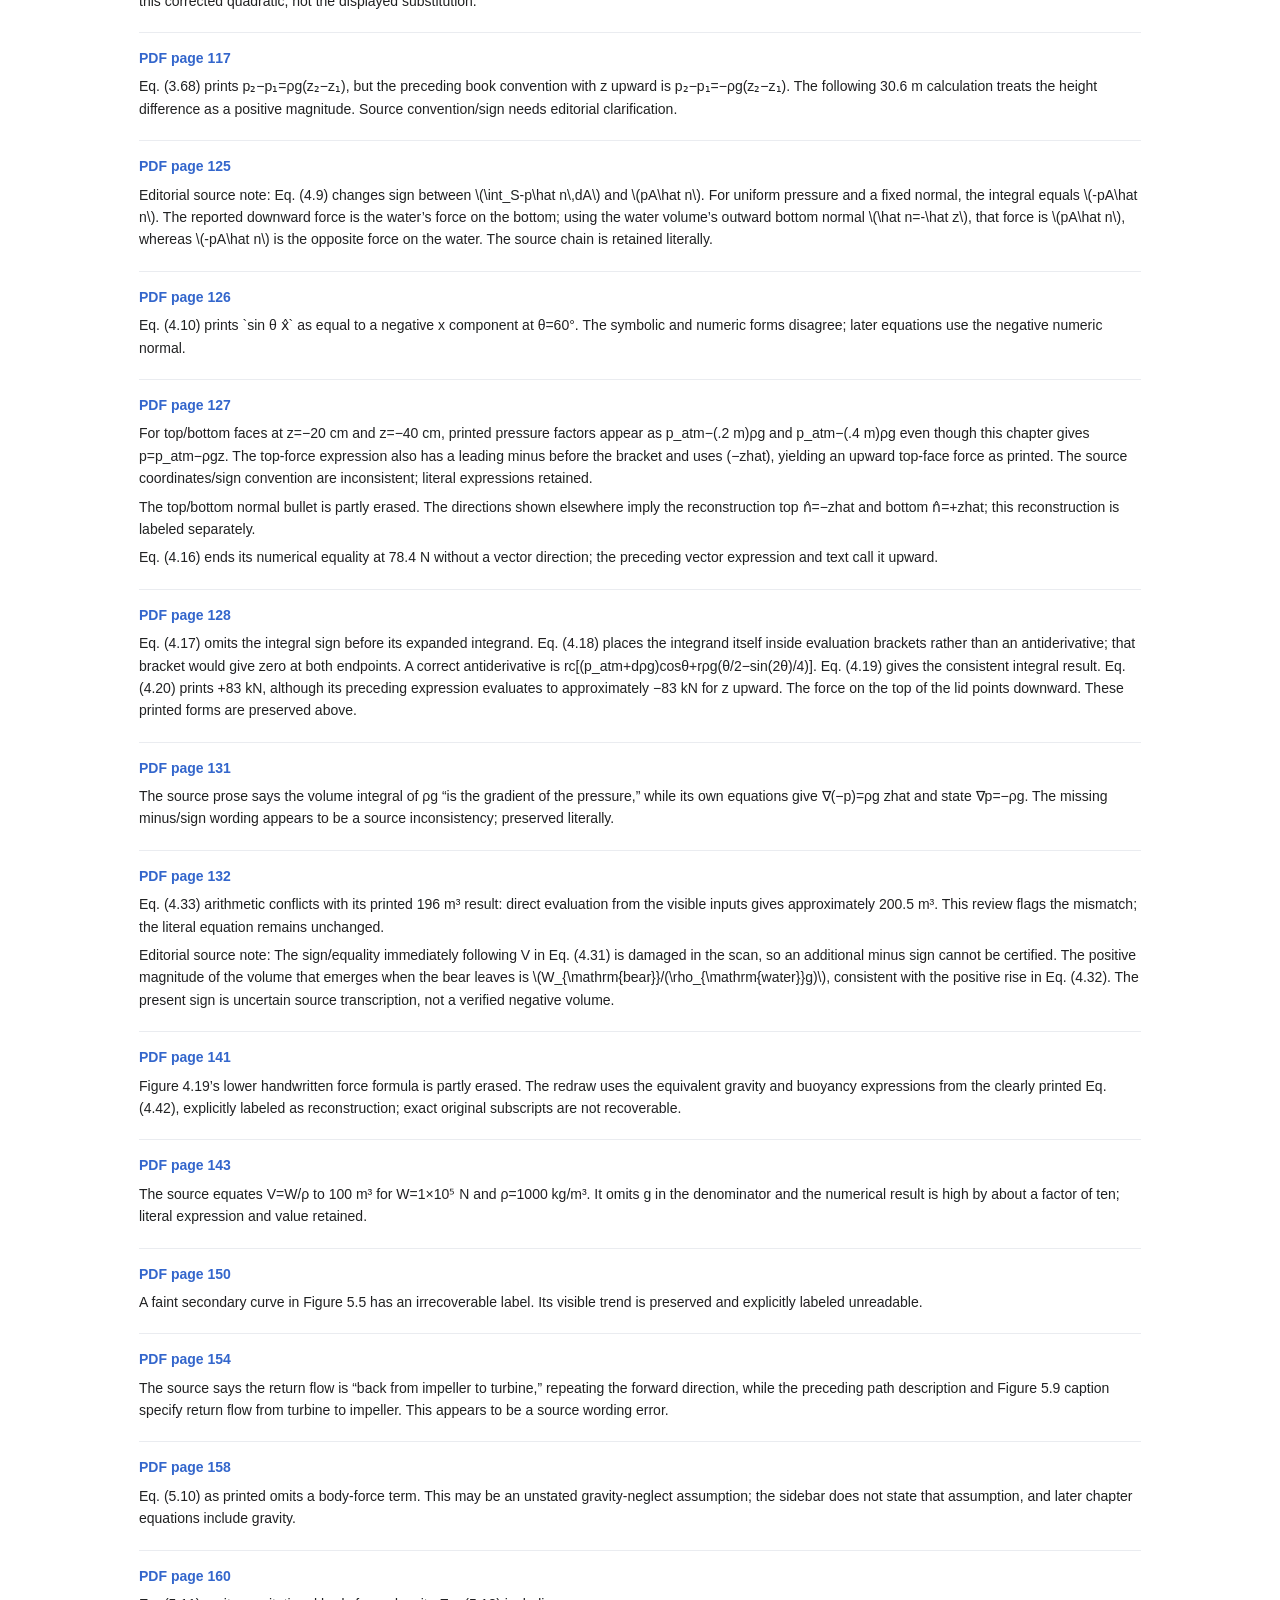
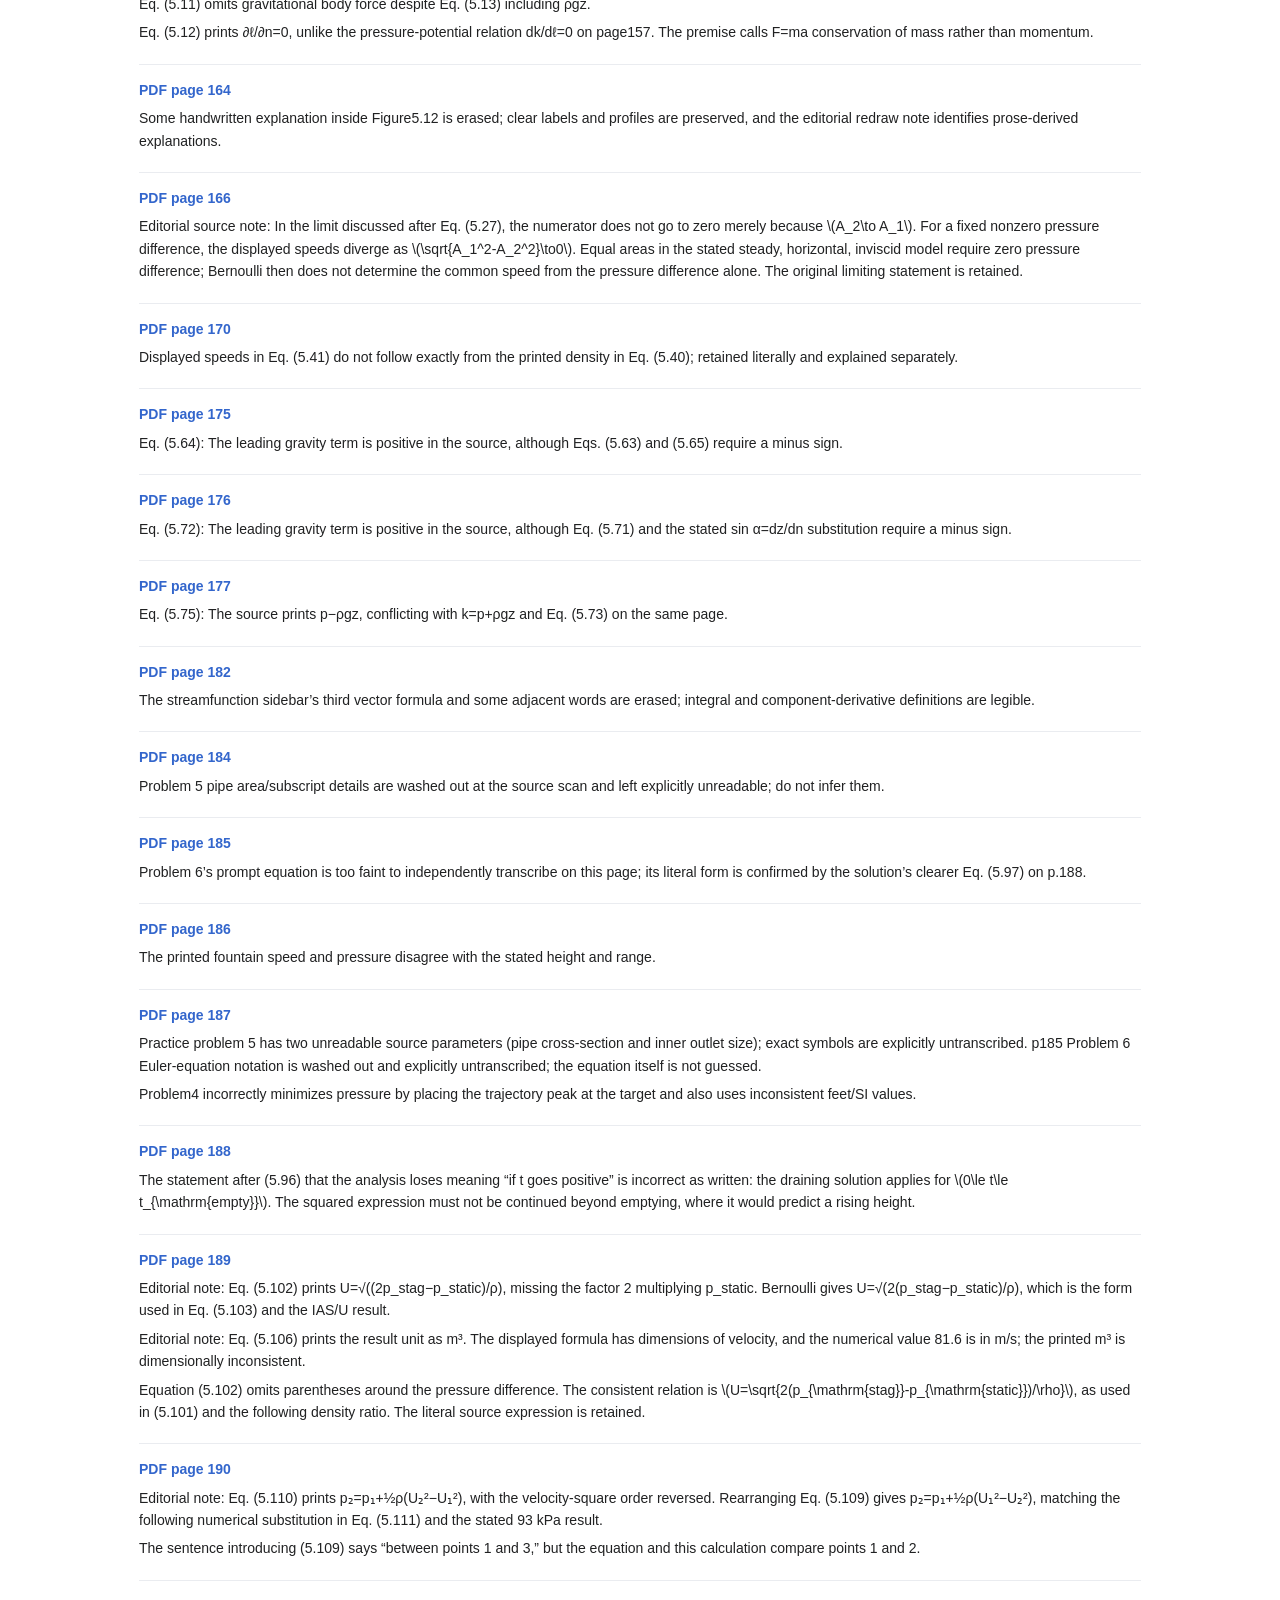
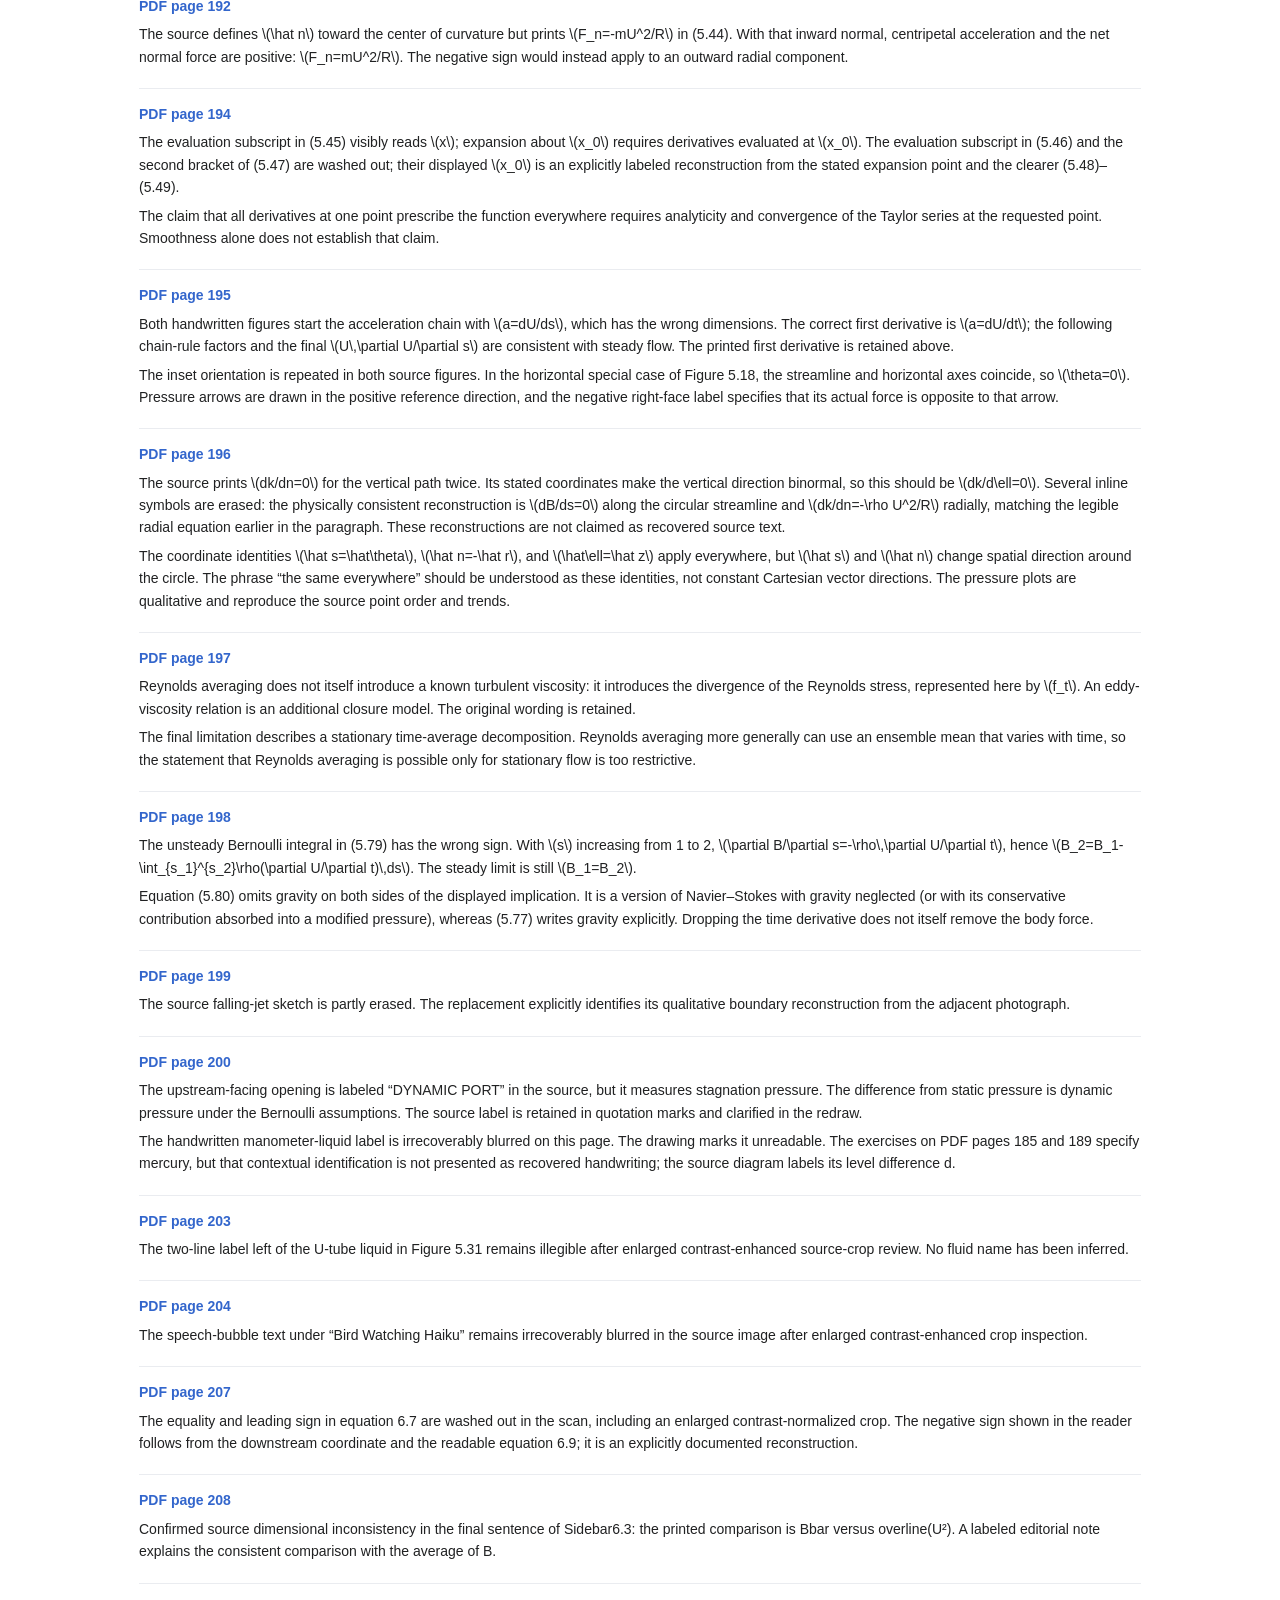
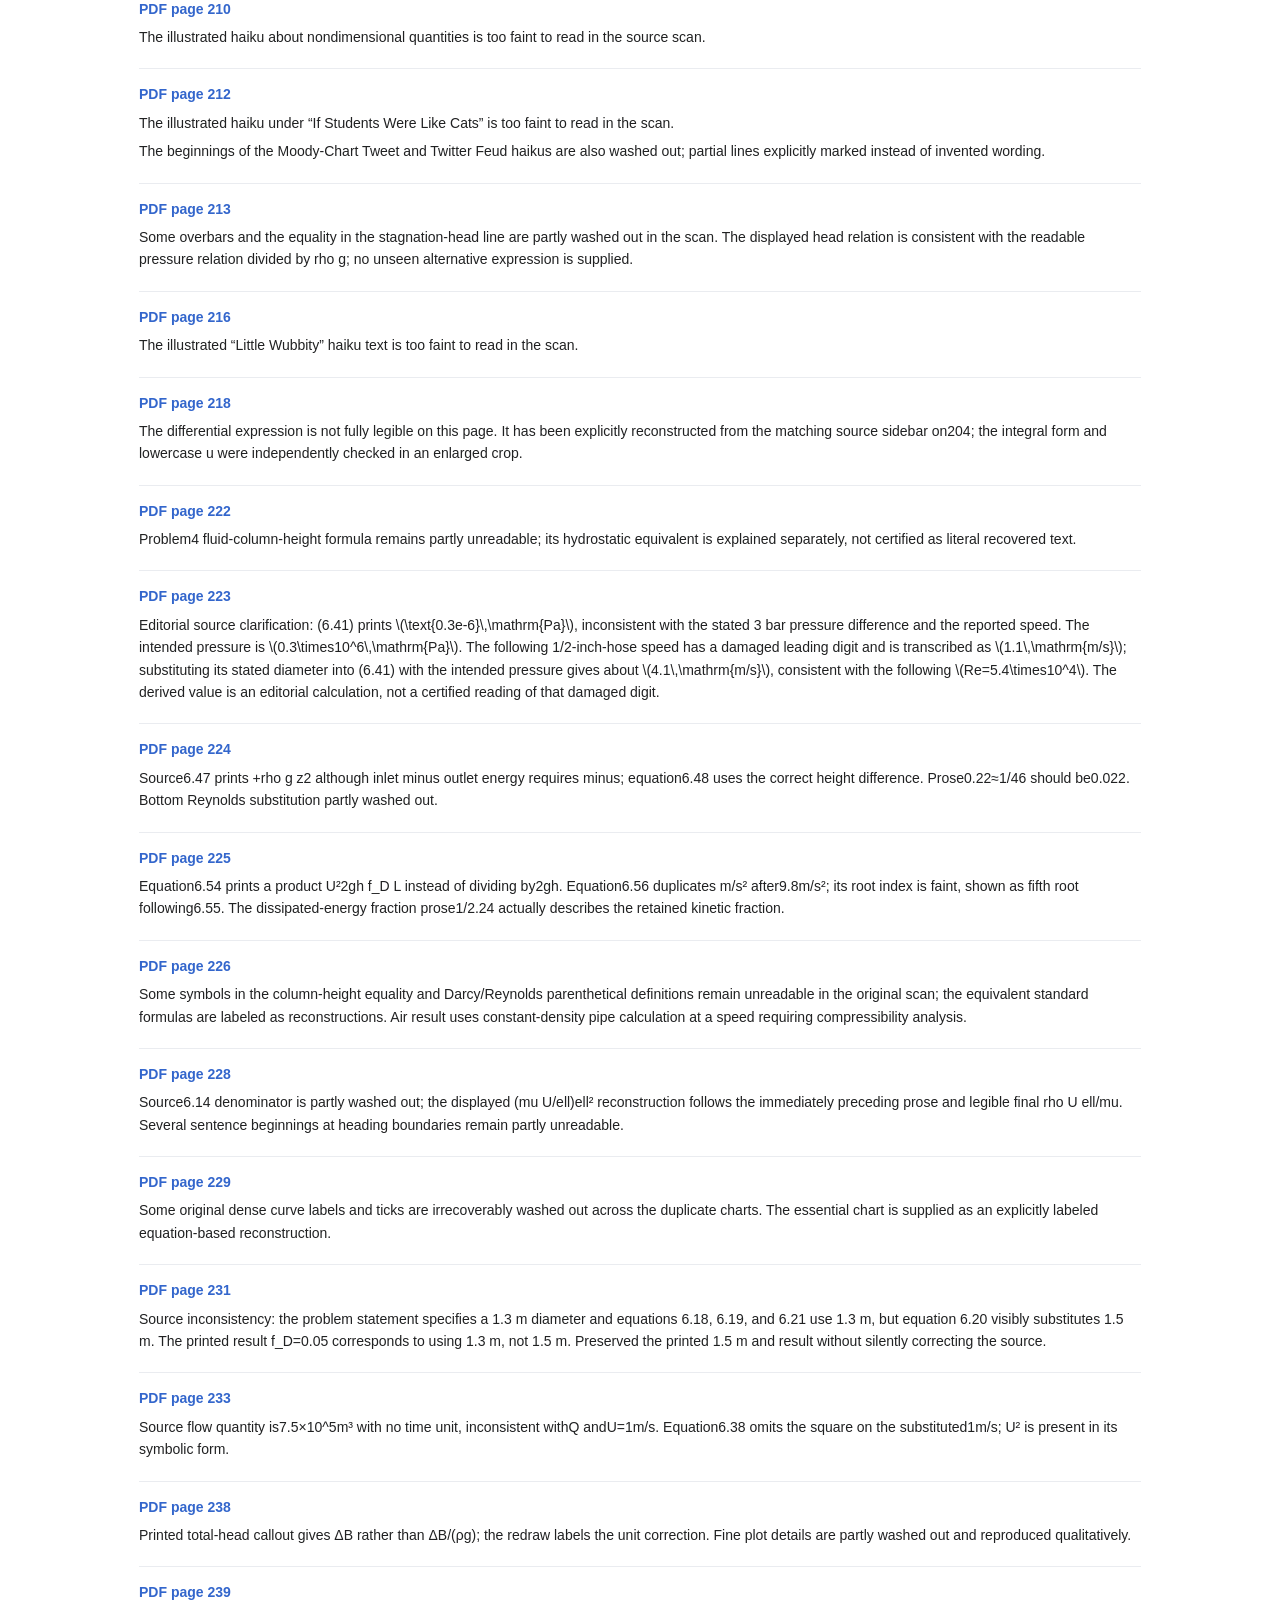
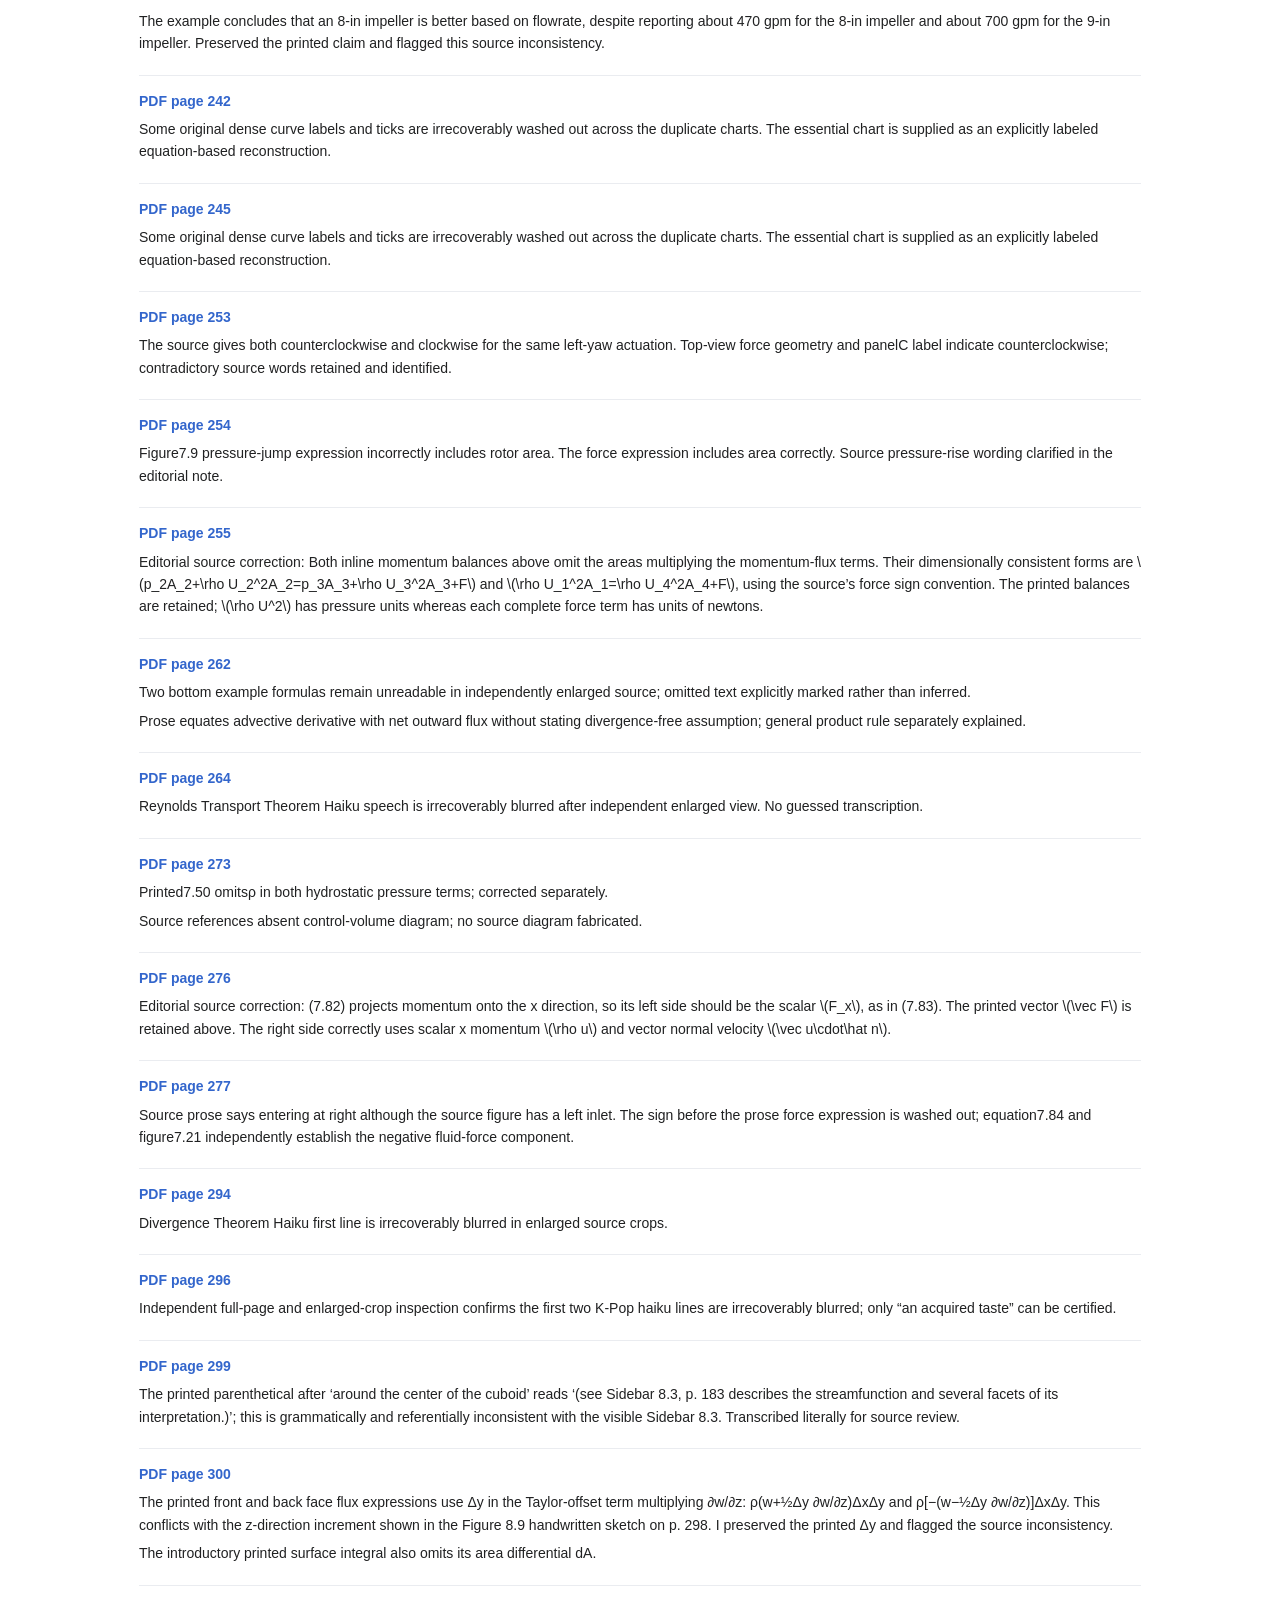
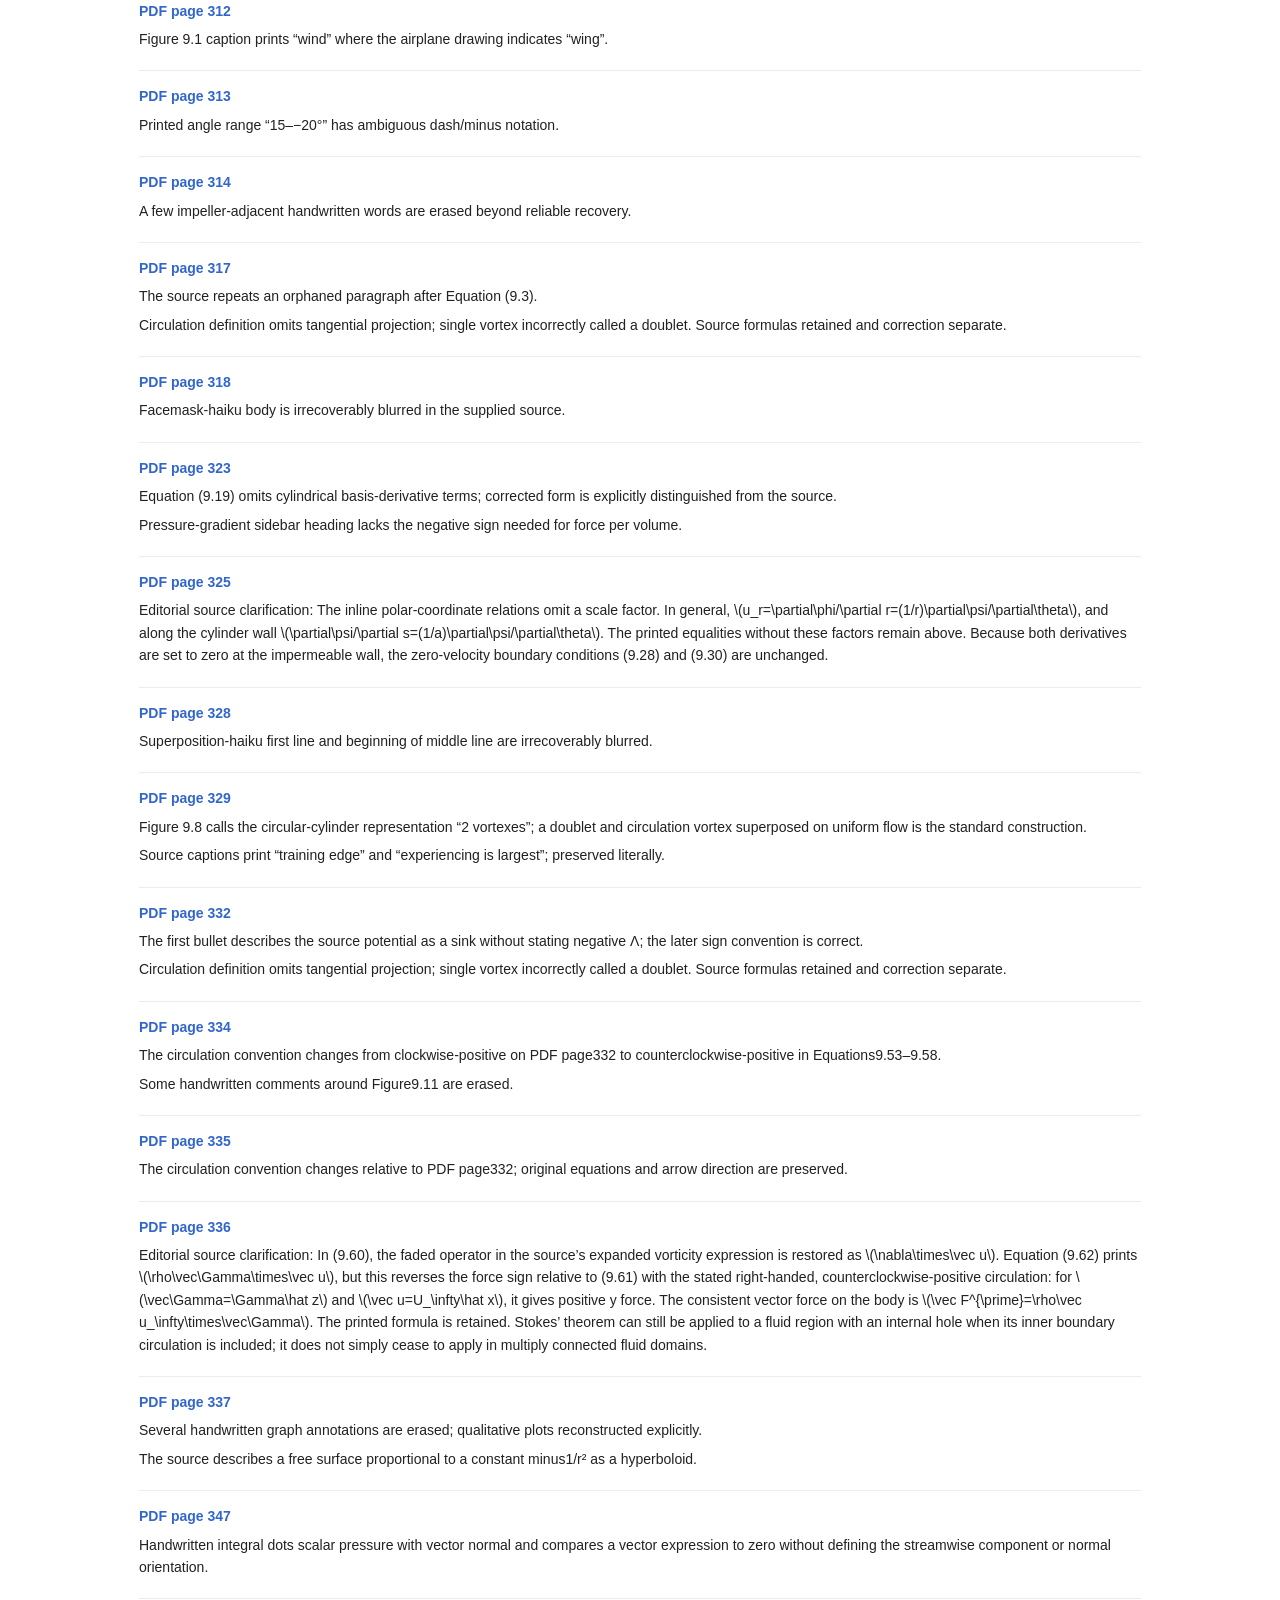
<file: review.html>
<!doctype html><html lang="en"><head><meta charset="utf-8"><meta name="viewport" content="width=device-width,initial-scale=1"><title>Page review record</title><link rel="stylesheet" href="review.css"></head><body><main><a href="index.html#page=13">← Back to reader</a><h1>Page review record</h1><p id="progress">Loading review record…</p><section id="illustrations" aria-labelledby="illustration-heading"><h2 id="illustration-heading">Illustrations</h2><p id="illustration-progress">Loading illustration review…</p><p id="source-progress"></p><div id="source-records"></div></section><h2>Pages</h2><p class="legend"><span>Unreviewed</span><span class="verified">Visually checked</span><span class="needs_astra">Further review needed</span><span class="source_issue">Source issue documented</span></p><div id="grid" class="grid" aria-label="Review status by PDF page"></div><h2>Open findings</h2><div id="findings"></div></main><script type="module" src="review-report.js"></script></body></html>
</file>
<file: style.css>
:root{font-family:Arial,Helvetica,sans-serif;color:#202122;background:#fff;font-synthesis:none;font-variant-numeric:tabular-nums;-webkit-font-smoothing:antialiased;font-size:14px;color-scheme:light}
*{box-sizing:border-box}body{margin:0}button,input{font:inherit}button,a,input{touch-action:manipulation}button{min-height:36px;border:1px solid #a2a9b1;background:#f8f9fa;color:#202122;border-radius:2px;cursor:pointer;padding:7px 12px}button:hover{background:#eaecf0}button:active{transform:scale(.96)}button:disabled{opacity:.4;cursor:default}a{color:#36c;text-decoration:none}a:hover{text-decoration:underline}:focus-visible{outline:2px solid #36c;outline-offset:3px}input{border:1px solid #a2a9b1;border-radius:2px;padding:8px;min-width:0;background:#fff;color:#202122}.sr-only{position:absolute;width:1px;height:1px;padding:0;margin:-1px;overflow:hidden;clip:rect(0,0,0,0);white-space:nowrap;border:0}[hidden]{display:none!important}.skip{position:absolute;top:-100px;left:16px;z-index:20;padding:12px;background:white}.skip:focus{top:8px}
.masthead{height:84px;padding:0 38px;display:flex;align-items:center;gap:36px;border-bottom:1px solid #eaecf0;background:white}.brand{display:flex;gap:13px;align-items:center;min-width:220px;color:#202122}.brand:hover{text-decoration:none}.brand-mark{width:42px;height:48px;border:1px solid #a2a9b1;border-radius:2px;display:grid;place-items:center;font:36px Georgia,serif;box-shadow:3px 3px 0 #eaecf0}.brand strong{display:block;font:23px Georgia,'Times New Roman',serif;letter-spacing:-.3px}.brand small{display:block;color:#54595d;font-size:11px;letter-spacing:.8px;margin-top:4px}.search-form{display:flex;max-width:510px;flex:1}.search-form input{flex:1;border-radius:2px 0 0 2px;height:36px}.search-form button{font-weight:600;border-radius:0 2px 2px 0;border-left:0}.privacy{margin-left:auto;display:flex;align-items:center;gap:7px;font-size:12px;color:#54595d;white-space:nowrap}.privacy svg{width:16px;height:16px;fill:none;stroke:currentColor;stroke-width:1.5}
.layout{max-width:1600px;margin:auto;display:grid;grid-template-columns:236px minmax(0,1fr);gap:40px;padding:26px 40px 12px}.sidebar{position:sticky;top:24px;height:calc(100dvh - 134px);overflow:auto;padding-right:12px;scrollbar-width:thin}.contents-heading{display:flex;align-items:center;border-bottom:1px solid #eaecf0;margin-bottom:12px;padding:2px 0 11px}.contents-heading h2{font:600 14px Arial,sans-serif;margin:0}.nav-group-label{font-size:11px;color:#72777d;text-transform:uppercase;letter-spacing:.75px;margin:20px 0 8px}.chapter-link{display:flex;gap:9px;align-items:baseline;line-height:1.4;padding:7px 8px 7px 1px;border-left:2px solid transparent;font-size:13px;margin:0 0 2px -1px}.chapter-link:hover{background:#f8f9fa;text-decoration:none}.chapter-link[aria-current="page"]{border-left-color:#36c;color:#202122;font-weight:600;padding-left:9px;background:#f8f9fa}.chapter-link .chapter-number{flex:0 0 19px;color:#72777d;font-size:12px}.chapter-link[aria-current="page"] .chapter-number{color:#36c}.front-link{padding:7px 0;display:block;font-size:13px}.sidebar-bottom{margin-top:24px;padding-top:14px;border-top:1px solid #eaecf0;font-size:11px;line-height:1.7;color:#72777d}
main{min-width:0;outline:none}.article-heading{display:flex;flex-wrap:wrap;align-items:baseline;column-gap:24px;row-gap:4px;padding-bottom:12px}.article-heading h1{font:normal 31px/1.2 Georgia,'Times New Roman',serif;margin:0;letter-spacing:-.4px;text-wrap:balance}.article-heading>span{font-size:12px;color:#72777d}.article-tabs{display:flex;gap:22px;align-items:center;border-top:1px solid #a2a9b1;border-bottom:1px solid #c8ccd1;height:41px;font-size:13px}.article-tabs a,.article-tabs .active-tab{height:100%;display:flex;align-items:center}.active-tab{border-bottom:2px solid #202122}.pdf-link{margin-left:auto}.section-heading{display:flex;align-items:end;justify-content:space-between;gap:10px;padding:20px 0 15px}.section-label{display:block;font-size:10px;letter-spacing:.75px;text-transform:uppercase;color:#72777d;margin-bottom:5px}.section-heading h2{font:normal 23px/1.25 Georgia,'Times New Roman',serif;margin:0;text-wrap:balance}.printed-page{font-size:12px;color:#54595d;white-space:nowrap;padding-bottom:2px}
.toolbar{display:flex;align-items:center;justify-content:space-between;gap:12px;border:1px solid #c8ccd1;border-bottom:0;background:#f8f9fa;padding:5px 10px;min-height:48px}.page-navigation,.zoom-controls,#pageForm{display:flex;align-items:center;gap:8px}#pageForm{gap:7px;font-size:12px}#pageInput{width:64px;text-align:center;padding:6px 4px;height:32px;-moz-appearance:textfield}#pageInput::-webkit-inner-spin-button{appearance:none}#pageForm>span{color:#72777d}.icon-button{font-size:22px;line-height:1;padding:0;min-width:36px;height:36px;display:grid;place-items:center;border-color:transparent;background:transparent}.quiet-button{background:transparent;border-color:transparent;font-size:12px;padding:6px 9px}.zoom-controls{gap:2px}.zoom-controls output{width:43px;text-align:center;font-size:12px;color:#54595d}
.page-viewport{position:relative;background:#eaecf0;border:1px solid #c8ccd1;height:calc(100dvh - 307px);min-height:340px;overflow:auto;padding:22px;scrollbar-gutter:stable;overscroll-behavior:contain}.page-surface{position:relative;margin:0 auto;background:white;box-shadow:0 1px 4px #0002;outline:1px solid #0001;max-width:none}.page-surface canvas{display:block}.textLayer{z-index:1;opacity:1}.textLayer ::selection{background:#36c55}.loading{position:absolute;top:30px;left:50%;transform:translateX(-50%);padding:10px 16px;background:white;box-shadow:0 2px 8px #0002;white-space:nowrap;border:1px solid #c8ccd1;color:#54595d;font-size:13px;z-index:3}.reader-error{margin:30px;padding:20px;background:white;border:1px solid #b32424;color:#b32424}.reader-footer{display:flex;justify-content:space-between;gap:15px;font-size:11px;color:#72777d;padding:11px 0 0;line-height:1.5}
dialog{width:min(660px,calc(100vw - 32px));max-height:80dvh;border:1px solid #a2a9b1;border-radius:2px;padding:20px 24px;box-shadow:0 8px 40px #0003;overflow:auto;color:#202122}dialog::backdrop{background:#20212255}.dialog-heading{display:flex;align-items:center;justify-content:space-between;gap:20px}.dialog-heading h2{font:24px Georgia,serif;margin:0}#searchStatus{color:#54595d;font-size:13px;margin:6px 0 18px}.search-result{display:block;text-align:left;width:100%;background:white;border:0;border-top:1px solid #eaecf0;border-radius:0;padding:15px 0}.search-result:hover{background:#f8f9fa}.result-title{color:#36c;font-weight:600;display:block;margin-bottom:6px}.result-page{font-size:11px;color:#72777d;display:block;margin-bottom:7px}.result-excerpt{font:14px/1.55 Georgia,serif;color:#202122;display:block;overflow-wrap:anywhere}mark{background:#ffeb9e;color:inherit}.more-results{margin-top:16px;width:100%}.mobile-only{display:none}
@media(min-width:1650px){.layout{gap:52px}.page-viewport{height:calc(100dvh - 307px)}}
@media(max-width:1100px){.masthead{padding:0 24px;gap:24px}.brand{min-width:215px}.layout{grid-template-columns:210px minmax(0,1fr);padding:22px 24px 12px;gap:28px}.article-heading>span{display:none}.article-heading h1{font-size:28px}.privacy{font-size:0;gap:0}.privacy svg{width:18px;height:18px}}
@media(max-width:760px){.masthead{height:auto;min-height:73px;padding:13px 16px;gap:12px;flex-wrap:wrap}.brand{min-width:0;flex:1}.brand strong{font-size:20px}.brand small{font-size:10px}.brand-mark{width:32px;height:38px;font-size:29px}.search-form{order:4;max-width:none;flex-basis:100%;margin-top:3px}.privacy{display:none}.mobile-only{display:grid}.layout{display:block;padding:18px 14px 12px}.sidebar{position:fixed;left:0;top:0;bottom:0;z-index:10;width:280px;height:100dvh;background:white;padding:20px;transform:translateX(-100%);transition:transform .18s ease}.sidebar.open{transform:translateX(0)}.contents-heading{justify-content:space-between}.sidebar-shade{position:fixed;inset:0;z-index:9;border:0;background:#20212266;min-height:100dvh;border-radius:0}.article-heading h1{font-size:26px}.article-tabs{gap:18px}.section-heading{padding:17px 0 13px}.section-heading h2{font-size:21px}.toolbar{flex-wrap:wrap;gap:1px;padding:4px 6px}.page-navigation{flex:1;justify-content:space-between}.zoom-controls{margin-left:auto}.page-viewport{padding:12px;height:calc(100dvh - 350px);min-height:340px}.reader-footer{flex-wrap:wrap;gap:3px}.reader-footer>span{width:100%}.printed-page{font-size:11px}#pageForm{gap:5px}#pageInput{width:56px}.zoom-controls .quiet-button{padding-inline:5px}dialog{padding:16px}}
@media(prefers-reduced-motion:reduce){*{scroll-behavior:auto!important;transition:none!important}button:active{transform:none}}

/* Readable text articles */
:root{--reading-size:18px}
.layout{max-width:1380px;grid-template-columns:236px minmax(0,880px);gap:48px;align-items:start}
.sidebar{top:20px;height:calc(100dvh - 40px)}
.toolbar{position:sticky;top:0;z-index:3;border-bottom:1px solid #c8ccd1;background:#f8f9faf5;backdrop-filter:blur(8px)}
.transcription-note{font-size:12px;line-height:1.6;color:#72777d;border-bottom:1px solid #eaecf0;margin:0;padding:12px 0 14px}
.chapter-text{font-family:Georgia,'Times New Roman',serif;font-size:var(--reading-size);line-height:1.75;color:#202122;outline:none;padding-bottom:32px;overflow-wrap:break-word}
.source-page{scroll-margin-top:70px;padding:9px 0 6px}
.source-page+.source-page{margin-top:22px}
.source-marker{display:flex;align-items:center;gap:12px;font:11px/1.4 Arial,sans-serif;letter-spacing:.2px;font-weight:normal;margin:22px 0 24px;color:#72777d}
.source-marker:after{content:'';height:1px;background:#eaecf0;flex:1}
.source-marker a{color:#72777d}.source-marker span{font-size:10px;color:#a2a9b1}
.chapter-text p{margin:0 0 1.15em;text-wrap:pretty}
.chapter-text h4{font:normal 1.18em/1.45 Georgia,'Times New Roman',serif;margin:1.6em 0 .8em;border-bottom:1px solid #eaecf0;padding-bottom:5px;text-wrap:pretty}
.chapter-text blockquote{margin:1.3em 0;padding:10px 20px;border-left:3px solid #c8ccd1;background:#f8f9fa;font-size:.98em;line-height:1.65}
.chapter-text .empty-page{font:italic 13px Arial,sans-serif;color:#72777d}
.contents-list{margin:24px 0;border-top:1px solid #c8ccd1}
.contents-list a{display:flex;justify-content:space-between;gap:24px;padding:13px 0;border-bottom:1px solid #eaecf0;font:16px/1.5 Georgia,serif}
.contents-list a span:last-child{font:12px Arial,sans-serif;color:#72777d;white-space:nowrap;padding-top:5px}
.reader-footer{border-top:1px solid #a2a9b1;padding:14px 0 28px}
.text-loading{color:#72777d;padding:28px 0}
@media(max-width:1100px){.layout{grid-template-columns:210px minmax(0,1fr);gap:30px}.article-heading h1{font-size:28px}}
@media(max-width:760px){.layout{display:block;padding:18px 18px 12px}.sidebar{top:0;height:100dvh}.article-heading h1{font-size:25px}.toolbar{top:0}.chapter-text{line-height:1.72}.source-marker{margin-bottom:18px}.source-page{scroll-margin-top:110px}.transcription-note{font-size:11px}.chapter-text blockquote{padding:10px 14px}.contents-list a{font-size:15px}}

/* Source-checked transcription and mathematical notation. */
.layout{max-width:1280px;grid-template-columns:220px minmax(0,790px);gap:52px}
.article-heading h1{font-size:30px}
.section-heading{padding-top:24px}
.chapter-text{line-height:1.7;letter-spacing:0}
.chapter-text h4{font:600 1.12em/1.4 Georgia,serif;border:0;padding:0;margin:1.8em 0 .8em}
.chapter-text .source-page:first-child h4:first-of-type{margin-top:.6em}
.source-marker{gap:9px;margin:24px 0 20px;letter-spacing:0}
.source-marker:after{order:2}.source-marker .review-state{order:3;font:10px/1.3 Arial,sans-serif}
.review-state.verified{color:#28724c}.review-state.needs_astra{color:#825c13}.review-state.unchecked{color:#72777d}
.transcription-note{display:flex;flex-wrap:wrap;justify-content:space-between;gap:6px;font-size:11px;padding:11px 0}
.equation{display:flex;align-items:center;gap:20px;margin:1.6em 0;padding:16px 10px;background:#f8f9fa;border-left:2px solid #c8ccd1;max-width:100%}
.equation-formula{min-width:0;flex:1;overflow-x:auto;overflow-y:hidden;padding:7px 5px}
.equation .katex-display{margin:0;text-align:center}
.equation-number{flex:0 0 auto;font:13px Georgia,serif;color:#54595d;padding-right:6px}
.chapter-text .katex{font-size:1.08em}
.inline-math{white-space:normal}.math-error{font:14px/1.6 ui-monospace,monospace;color:#b32424;white-space:pre-wrap}
.margin-note{margin:1.5em 0;padding:14px 18px;border-left:2px solid #a2a9b1;background:#f8f9fa;font:15px/1.65 Arial,sans-serif;color:#54595d}
.figure-caption{font:13px/1.65 Arial,sans-serif;color:#54595d;padding:10px 0;border-top:1px solid #eaecf0;margin-top:1.5em!important}
.redrawn-figure{margin:2em 0;padding:20px;border:1px solid #eaecf0;background:#fff}
.redrawn-figure img{display:block;width:100%;max-height:560px;object-fit:contain}
.redrawn-figure figcaption{font:13px/1.65 Arial,sans-serif;color:#54595d;margin-top:12px}
@media(max-width:1100px){.layout{grid-template-columns:200px minmax(0,1fr);gap:32px}}
@media(max-width:760px){.layout{display:block}.article-heading h1{font-size:25px}.equation{gap:8px;padding:10px 3px}.equation-number{font-size:11px}.source-marker{flex-wrap:wrap}.source-marker .review-state{width:100%;order:4}.source-marker:after{min-width:20px}.margin-note{font-size:14px;padding:12px}.redrawn-figure{padding:10px}.transcription-note{font-size:10px}}
.table-scroll{width:100%;overflow-x:auto;margin:1.5em 0}.table-scroll table{border-collapse:collapse;width:100%;font:15px/1.5 Arial,sans-serif}.table-scroll th,.table-scroll td{border:1px solid #c8ccd1;padding:10px 12px;text-align:left}.table-scroll th{background:#f8f9fa;font-weight:600}.table-scroll caption{text-align:left;font-size:13px;margin-bottom:12px;color:#54595d}
.review-state.source_issue{color:#825c13}.margin-note{white-space:pre-line}.margin-note.editorial-note{background:#fff9ed;border-left-color:#bc8b2c;color:#5c4826}
</file>
<file: reading-navigation.css>
.reading-progress{padding:1px 0 15px;border-bottom:1px solid #eaecf0;margin-bottom:7px}
.reading-progress-heading{display:flex;align-items:baseline;justify-content:space-between;gap:8px;margin-bottom:9px;font-size:11px;line-height:1.4;color:#54595d}
.reading-progress-heading strong{font-size:12px;font-weight:600;color:#202122}
.reading-progress-count{white-space:nowrap;font-variant-numeric:tabular-nums}
.reading-progress-track{height:4px;overflow:hidden;border-radius:2px;background:#eaecf0}
.reading-progress-fill{display:block;height:100%;background:#36815b;border-radius:inherit}
.reading-progress-notice{font-size:11px;line-height:1.5;color:#825c13;margin:8px 0 0}
.reading-navigation .front-link{font-size:12px;padding:8px 0}
.reading-navigation .nav-group-label{margin:17px 0 7px;font-size:10px}
.reading-chapter{margin-bottom:5px;border-left:2px solid transparent}
.reading-chapter.is-active{border-left-color:#36c}
.reading-chapter-row{display:flex;align-items:flex-start;gap:2px}
.reading-chapter-link{min-width:0;flex:1;display:flex;gap:6px;padding:7px 0 4px 7px;font-size:12px;line-height:1.45;overflow-wrap:anywhere}
.reading-chapter-link:hover{background:#f8f9fa;text-decoration:none}
.reading-chapter-number{flex:0 0 18px;color:#72777d;font-size:11px}
.reading-chapter.is-active>.reading-chapter-row .reading-chapter-link{font-weight:600;color:#202122}
.reading-chapter.is-active>.reading-chapter-row .reading-chapter-number{color:#36c}
.reading-chapter-toggle{flex:0 0 28px;min-width:28px;min-height:30px;height:30px;border:0;background:transparent;padding:0;margin-top:2px;color:#72777d;display:grid;place-items:center}
.reading-chapter-toggle span{display:block;font-size:22px;line-height:1;transform:rotate(0deg)}
.reading-chapter-toggle[aria-expanded="true"] span{transform:rotate(90deg)}
.reading-chapter-meter{display:flex;align-items:center;gap:8px;padding:0 5px 3px 31px}
.reading-chapter-meter .reading-progress-track{height:2px;flex:1}
.reading-chapter-count{font-size:9px;line-height:1.5;color:#72777d;min-width:28px;text-align:right;font-variant-numeric:tabular-nums}
.reading-section-list{list-style:none;padding:4px 0 6px 8px;margin:0}
.reading-section-row{display:flex;align-items:flex-start;gap:7px;padding:0 0 0 2px}
.reading-section-checkbox,.reading-complete-control input{appearance:auto;accent-color:#36815b;padding:0;min-width:14px;width:14px;height:14px;border-radius:2px;cursor:pointer;flex-shrink:0}
.reading-section-checkbox{margin:8px 0 0}
.reading-section-link{min-width:0;flex:1;display:block;font-size:11px;line-height:1.5;padding:6px 5px 6px 3px;color:#54595d;border-radius:2px;overflow-wrap:anywhere}
.reading-section-link:hover{background:#f8f9fa;text-decoration:none;color:#36c}
.reading-section-link[aria-current="location"]{color:#202122;background:#eaecf0;font-weight:600}
.reading-section-number{font-size:10px;color:#72777d;margin-right:5px;white-space:nowrap}
.reading-section-row.is-complete .reading-section-link{color:#28724c}
.reading-section-control{display:flex;align-items:center;gap:16px;flex-wrap:wrap;border-bottom:1px solid #eaecf0;background:#fff;padding:10px 2px;font:12px/1.45 Arial,Helvetica,sans-serif}
.reading-current-title{flex:1;min-width:160px;color:#54595d;font-weight:600}
.reading-complete-control{display:inline-flex;align-items:center;gap:6px;white-space:nowrap;cursor:pointer;color:#54595d;padding:4px 0}
.reading-complete-control input{margin:0}
.reading-next-unfinished{min-height:28px;border:0;background:transparent;padding:4px 0;color:#36c;white-space:nowrap;font-size:11px}
.reading-next-unfinished:hover{background:transparent;text-decoration:underline}
.reading-next-unfinished:disabled{color:#28724c;opacity:1;text-decoration:none}
@media(max-width:760px){.reading-chapter-link{font-size:13px;padding-top:9px;padding-bottom:6px}.reading-section-link{font-size:12px;padding-top:8px;padding-bottom:8px}.reading-section-checkbox{margin-top:10px}.reading-chapter-toggle{min-height:36px;height:36px}.reading-section-control{gap:5px 15px;padding:8px 0}.reading-current-title{flex-basis:100%;font-size:11px}.reading-section-list{padding-left:10px}}
</file>
<file: study-browser.css>
.study-browser{min-width:0;padding:4px 0 24px;font:14px/1.5 Arial,Helvetica,sans-serif}.study-modes{display:flex;gap:22px;flex-wrap:wrap;border-bottom:1px solid #a2a9b1;margin-bottom:22px}.study-mode{border:0;border-bottom:2px solid transparent;border-radius:0;background:white;padding:10px 0 9px;color:#36c;font-weight:500}.study-mode:hover{background:white;border-bottom-color:#a2a9b1}.study-mode[aria-pressed="true"]{border-bottom-color:#202122;color:#202122;font-weight:600}.study-mode:active{transform:none}.study-filters{display:grid;grid-template-columns:minmax(160px,1fr) minmax(180px,270px);gap:16px;align-items:end}.study-filter-label{display:block;font-size:12px;font-weight:600;margin-bottom:5px}.study-search input{display:block;width:100%;height:39px;font-size:13px}.study-chapter-filter{position:relative;min-width:0}.study-chapter-trigger{display:block;width:100%;height:39px;text-align:left;white-space:nowrap;overflow:hidden;text-overflow:ellipsis;background:#fff;font-size:13px}.study-chapter-menu{position:absolute;z-index:6;top:100%;left:0;right:0;min-width:250px;max-height:330px;overflow:auto;overscroll-behavior:contain;padding:5px;background:white;border:1px solid #a2a9b1;box-shadow:0 4px 12px #0002}.study-chapter-option{display:block;position:relative;width:100%;text-align:left;border:0;background:white;padding:8px 8px 8px 25px;font-size:13px;line-height:1.4}.study-chapter-option[aria-selected="true"]{background:#eaf3ff;color:#202122;font-weight:600}.study-chapter-option[aria-selected="true"]::before{content:'✓';position:absolute;left:7px;color:#36c}.study-chapter-option:focus-visible{outline-offset:-2px}.study-chapter-option:active{transform:none}.study-switches{display:flex;align-items:center;gap:12px 22px;flex-wrap:wrap;margin-top:12px;color:#54595d;font-size:12px}.study-switches label{display:flex;gap:7px;align-items:center;cursor:pointer;min-height:28px}.study-switches input{accent-color:#36c;width:15px;height:15px;margin:0;flex:none}.study-result-bar{display:flex;align-items:center;justify-content:space-between;gap:12px;margin:20px 0 5px;padding-bottom:9px;border-bottom:1px solid #c8ccd1;min-height:39px}.study-result-count{font-size:13px;color:#54595d;margin:0}.study-reset{font-size:12px;color:#36c;border:0;background:white;min-height:28px;padding:3px 0}.study-reset:hover{background:white;text-decoration:underline}.study-results{min-width:0}.study-card{border-bottom:1px solid #eaecf0;padding:20px 0 22px;min-width:0}.study-card-meta{display:flex;justify-content:space-between;gap:8px 20px;flex-wrap:wrap;font-size:11px;color:#72777d;margin-bottom:6px}.study-card-title{font:normal 19px/1.4 Georgia,'Times New Roman',serif;margin:0 0 10px}.study-equation-heading{font:14px/1.55 Georgia,'Times New Roman',serif;color:#54595d;margin:0 0 12px}.study-card .equation{display:flex;gap:16px;align-items:center;max-width:100%;margin:12px 0 14px;padding:11px 12px;background:#f8f9fa;border:1px solid #eaecf0;font-size:17px}.study-card .equation-formula{min-width:0;max-width:100%;flex:1;overflow-x:auto;overflow-y:hidden;padding:5px 0}.study-card .katex-display{margin:0}.study-card .equation-number{flex:none;color:#72777d;font-size:12px}.study-card-context{font:15px/1.65 Georgia,'Times New Roman',serif;color:#404244;margin:9px 0 13px;overflow-wrap:anywhere}.study-card-footer{display:flex;align-items:center;gap:12px 20px;flex-wrap:wrap;font-size:12px}.study-source-note{color:#705020;border-bottom:1px dotted #c8b88f}.study-card .redrawn-figure{margin:12px 0;max-width:560px}.study-card .redrawn-figure img{display:block;width:auto;height:auto;max-width:100%;max-height:260px;margin:0}.study-more{width:100%;margin-top:20px;background:#f8f9fa;font-size:13px}.study-empty{color:#54595d;padding:24px 0;font-size:14px}.study-browser .inline-math{font-size:.97em}.study-browser .study-card .equation-formula .katex-display>.katex{white-space:nowrap}
@media(max-width:900px){.study-filters{grid-template-columns:minmax(150px,1fr) minmax(160px,220px)}}
@media(max-width:600px){.study-filters{grid-template-columns:minmax(0,1fr);gap:12px}.study-chapter-menu{min-width:0}.study-modes{gap:18px;margin-bottom:18px}.study-mode{font-size:13px}.study-card{padding:17px 0 20px}.study-card-title{font-size:18px}.study-card .equation{font-size:15px;padding:8px;gap:8px}.study-card-meta{display:block}.study-card-meta span{display:block}.study-card-footer{gap:8px 16px}}
@media(prefers-reduced-motion:reduce){.study-browser button{transition:none}}
</file>
<file: reader-layout.css>
/* Reading, reference notes and progress have separate places. */
.layout{max-width:1540px;grid-template-columns:190px minmax(0,1fr) 218px;gap:28px;padding:26px 26px 16px}
.layout.is-index{grid-template-columns:190px minmax(0,1fr)}
.sidebar{padding-right:5px;top:20px;height:calc(100dvh - 40px)}
.study-shortcuts{display:flex;flex-wrap:wrap;gap:4px 13px;margin:0 0 20px;font-size:12px}
.study-shortcuts a{display:flex;align-items:center;min-height:36px}
.study-shortcuts a[aria-current]{font-weight:700;color:#202122}
.article-heading h1{font-size:29px}.article-heading>span{display:none}
.toolbar{border-bottom:1px solid #c8ccd1;z-index:4;min-height:48px}
#sectionProgress{position:sticky;top:48px;background:#fff;z-index:3;border-bottom:1px solid #eaecf0}
.reading-section-control{min-height:48px;margin:0!important;border:0!important;padding:8px 1px!important;gap:10px!important}
.reading-current-title{font-size:11px!important}.reading-next-unfinished{font-size:11px!important;padding:6px!important}
.source-page{scroll-margin-top:120px}
.page-body{min-width:0}.page-body>[id]{scroll-margin-top:120px}
.source-marker .source-notes-link{font:10px/1.4 Arial,sans-serif;color:#72777d;white-space:nowrap;padding:4px 0;min-height:24px;background:none;border:0}
.source-marker .source-notes-link:hover{color:#36c;text-decoration:underline}
.jump-highlight{outline:2px solid #36c6;outline-offset:7px}
.chapter-text{line-height:1.48}
.chapter-text p{line-height:1.48;margin-bottom:.65em}
.chapter-text h4{font-size:1.08em;line-height:1.3;margin:1.05em 0 .5em}
.chapter-text .equation{margin:.9em 0;padding:4px 7px;background:transparent;border:0}
.chapter-text .equation-formula{padding:4px 3px}
.source-page+.source-page{margin-top:8px}
.source-marker{margin:14px 0 12px}
.transcription-note{padding:8px 0}
.chapter-text .table-scroll{margin:1em 0}
.chapter-text .table-scroll td,.chapter-text .table-scroll th{padding:6px 9px}
.chapter-text .figure-caption{margin-top:.6em!important;padding:6px 0;line-height:1.45}
.chapter-text .redrawn-figure{margin:1.1em 0;padding:8px;border:0}
.margin-sidebar{position:sticky;top:20px;height:calc(100dvh - 40px);overflow:auto;scrollbar-width:thin;border-left:1px solid #eaecf0;padding-left:20px;font:12px/1.65 Arial,sans-serif;color:#54595d;overscroll-behavior:contain}
.margin-heading{display:flex;align-items:center;justify-content:space-between;gap:12px;margin-bottom:20px;padding:2px 0 12px;border-bottom:1px solid #eaecf0}
.margin-heading h2{font:600 12px Arial,sans-serif;color:#202122;margin:0 0 5px}.margin-heading span{font-size:10px;color:#72777d}
#closeMargins,.margin-toggle{display:none}
.margin-sidebar .margin-note{margin:0 0 18px;padding:0 0 18px;border:0;border-bottom:1px solid #eaecf0;background:none;font:12px/1.65 Arial,sans-serif;color:#54595d;white-space:pre-line;overflow-wrap:anywhere}
.margin-sidebar .margin-note.editorial-note{border-left:2px solid #bc8b2c;padding:10px 10px;background:#fff9ed;color:#5c4826;font-size:11px}
.margin-sidebar .katex{font-size:1.03em}.margin-sidebar .inline-math{display:inline-block;max-width:100%;overflow:auto;vertical-align:middle}
.margin-sidebar .haiku{margin:0 0 20px;padding-bottom:16px;border-bottom:1px solid #eaecf0}
.haiku h3{font:600 10px/1.5 Arial,sans-serif;color:#72777d;margin:0 0 7px}
.haiku p{font:12px/1.7 Georgia,serif;margin:0;white-space:pre-line;color:#62676b}
.margin-empty{font-size:11px;color:#72777d;margin:0}
.margin-sidebar .source-figure{padding:0;border:0;margin:14px 0}.margin-sidebar .source-figure img{max-height:130px;object-fit:contain}
.source-figure{margin:1.1em 0;padding:8px;border:0;background:white}
.source-figure img{display:block;max-width:100%;width:100%;height:auto;max-height:680px;object-fit:contain}
.source-figure.source-decoration{max-width:140px;padding:0;border:0;margin:1.2em 0}
.source-figure figcaption{font:12px/1.45 Arial,sans-serif;color:#54595d;margin-top:8px}
.source-credit{font:10px/1.5 Arial,sans-serif;color:#72777d;margin-top:6px}
.source-gallery{display:flex;flex-wrap:wrap;justify-content:center;gap:14px}
.source-gallery>div{flex:1 1 240px;min-width:0;max-width:100%}
.source-gallery img{width:auto;max-width:100%;max-height:340px;margin-inline:auto}
.source-gallery+.figure-full-size{margin-top:20px}
.figure-full-size{display:block;cursor:zoom-in}.figure-full-size:focus-visible{outline:2px solid #36c;outline-offset:4px}
.chapter-text .image-unavailable,.image-unavailable{font:12px/1.45 Arial,sans-serif;color:#72777d;margin:0;padding:9px 0;border-block:1px solid #eaecf0}
.redrawn-figure img{height:auto}
.figure-views{display:flex;justify-content:flex-end;margin-top:10px;gap:0}
.figure-views button{font-size:11px;min-height:32px;padding:5px 12px;background:white;border-color:#c8ccd1}
.figure-views button+button{margin-left:-1px}.figure-views button[aria-pressed=true]{background:#eaecf0;color:#202122;font-weight:600}
.reader-footer{flex-wrap:wrap}.source-marker{flex-wrap:wrap;gap:9px}
.study-view-title{font:26px Georgia,serif;margin:25px 0 22px}
@media(min-width:1500px){.layout{grid-template-columns:218px minmax(0,1fr) 240px;gap:36px}.margin-sidebar{padding-left:24px}}
@media(max-width:1100px){.layout{grid-template-columns:166px minmax(0,1fr) 184px;gap:22px;padding-inline:20px}.layout.is-index{grid-template-columns:166px minmax(0,1fr)}.margin-sidebar{padding-left:16px}.reading-next-unfinished{display:none}.toolbar{flex-wrap:wrap}.article-heading h1{font-size:26px}}
@media(max-width:979px){.layout,.layout.is-index{grid-template-columns:178px minmax(0,1fr);gap:26px}.margin-sidebar{position:fixed;right:0;top:0;bottom:0;width:min(340px,90vw);height:100dvh;padding:22px;background:#fff;border:0;z-index:12;transform:translateX(105%);visibility:hidden;transition:transform .18s ease,visibility .18s ease}.margin-sidebar.open{transform:none;visibility:visible}.margin-sidebar .margin-note{font-size:13px}.margin-heading h2{font-size:14px}.margin-shade{z-index:11}.margin-toggle,#closeMargins{display:grid}.margin-sidebar .haiku p{font-size:13px}}
@media(max-width:760px){.layout,.layout.is-index{display:block;padding:18px 18px 12px}.sidebar{padding:20px;top:0}.toolbar{padding:5px 4px}.zoom-controls{width:100%;justify-content:flex-end}.zoom-controls .margin-toggle{margin-right:auto}.article-tabs{gap:17px;font-size:12px}.article-heading h1{font-size:25px}#sectionProgress{top:88px}.reading-section-control{min-height:44px}.reading-current-title{max-width:70%;line-height:1.4}.source-page,.page-body>[id]{scroll-margin-top:150px}.source-figure{padding:8px}.reader-footer{font-size:10px}.haiku p{font-size:13px}}
@media(prefers-reduced-motion:reduce){.margin-sidebar{transition:none}}
</file>
<file: review.css>
:root{font:14px/1.6 Arial,sans-serif;color:#202122;background:#fff}*{box-sizing:border-box}main{max-width:1050px;padding:32px 24px;margin:auto}a{color:#36c;text-decoration:none}a:hover{text-decoration:underline}h1,h2{font-family:Georgia,serif;font-weight:normal}h1{font-size:32px;border-bottom:1px solid #a2a9b1;padding-bottom:12px}h2{font-size:25px;margin-top:36px}.legend{display:flex;gap:18px;font-size:12px;flex-wrap:wrap}.legend span{border-left:3px solid #c8ccd1;padding-left:8px}.legend .verified{border-color:#28724c}.legend .needs_astra{border-color:#bc8b2c}.grid{display:grid;grid-template-columns:repeat(auto-fill,minmax(43px,1fr));gap:5px;margin-top:22px}.page{display:grid;place-items:center;height:38px;background:#f8f9fa;border:1px solid #eaecf0;font-variant-numeric:tabular-nums;font-size:12px;color:#72777d}.page.verified{background:#e9f3ee;border-color:#b7d7c5;color:#245c3e}.page.needs_astra{background:#fff7e3;border-color:#ecd59d;color:#795317}.finding{border-top:1px solid #eaecf0;padding:14px 0}.finding p{margin:6px 0}.finding a{font-weight:600}.muted{color:#72777d}a:focus-visible{outline:2px solid #36c;outline-offset:3px}
.legend .source_issue{border-color:#99652a}.page.source_issue{background:#fff1de;border-color:#d8b386;color:#754618}
details{border:1px solid #eaecf0;padding:10px 14px;margin:10px 0}summary{cursor:pointer;font-weight:600}details .finding:first-of-type{margin-top:12px}details .finding p{overflow-wrap:anywhere}
</file>
